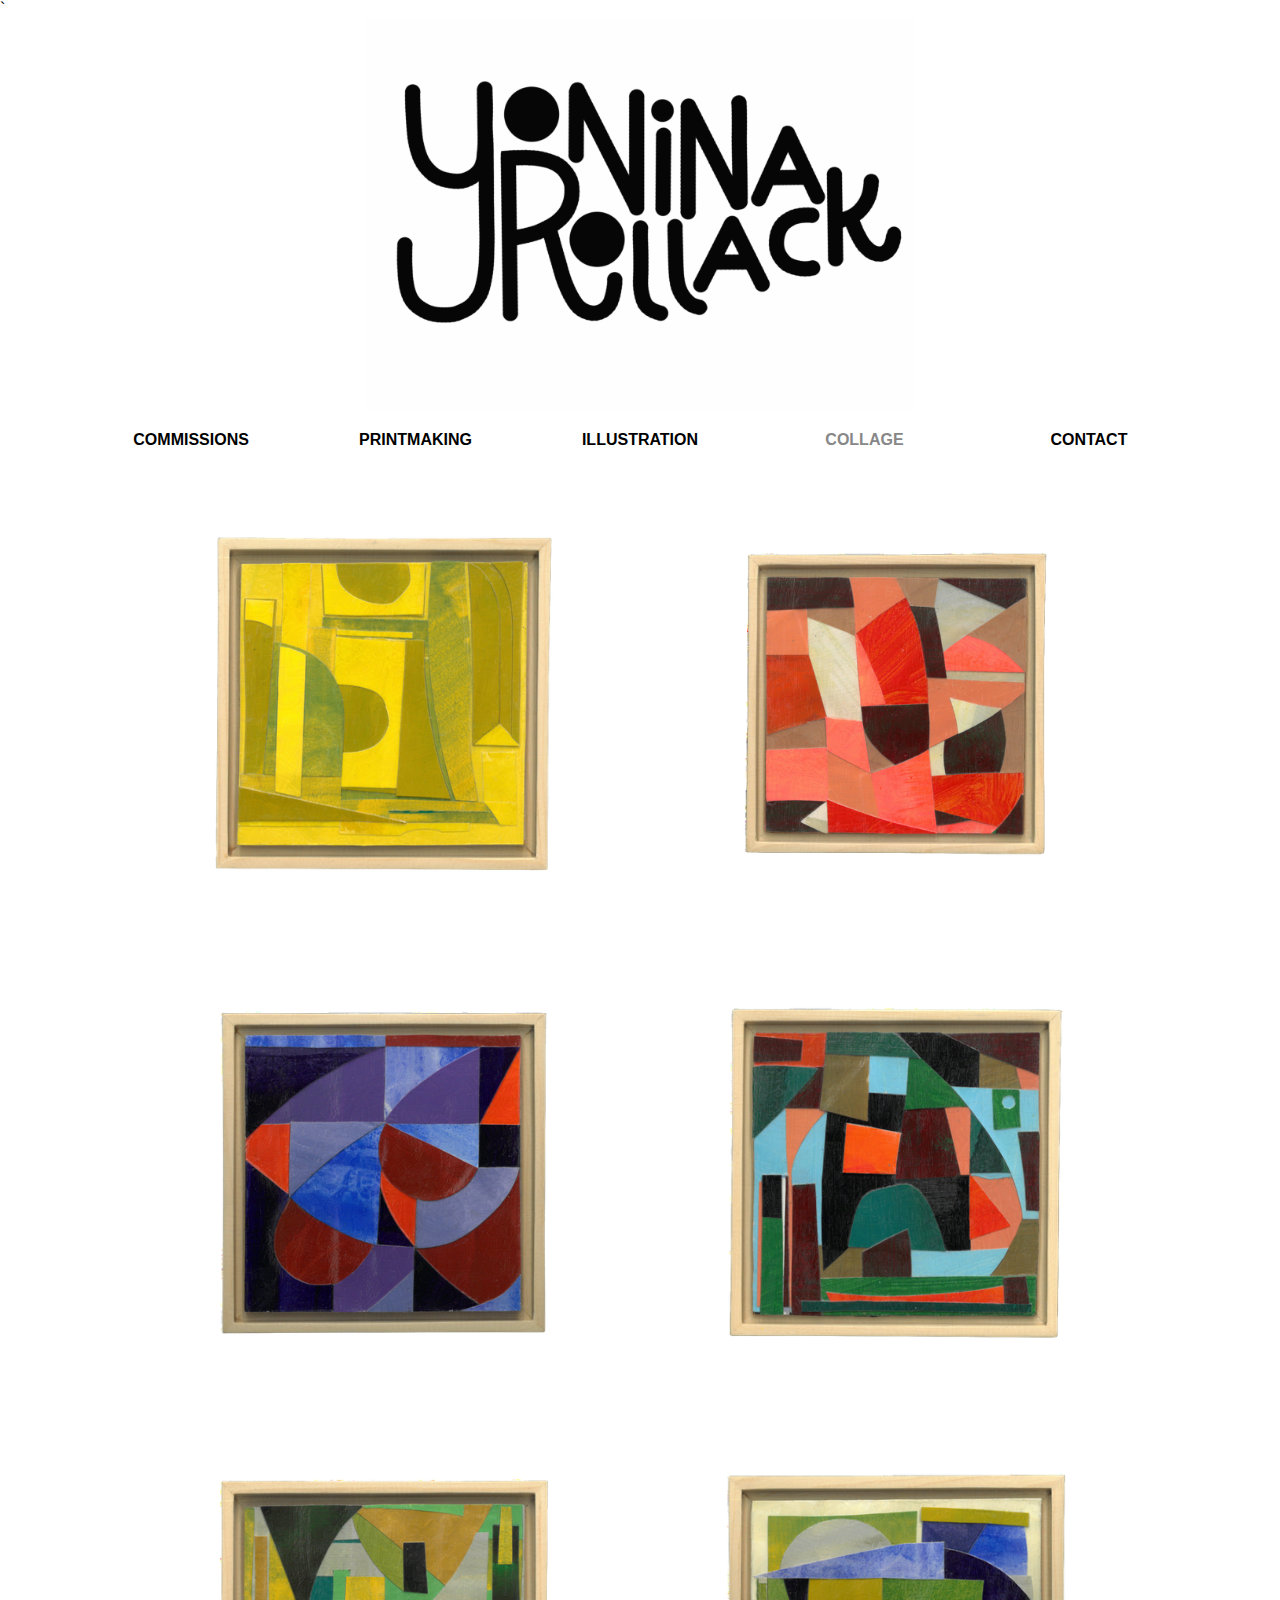
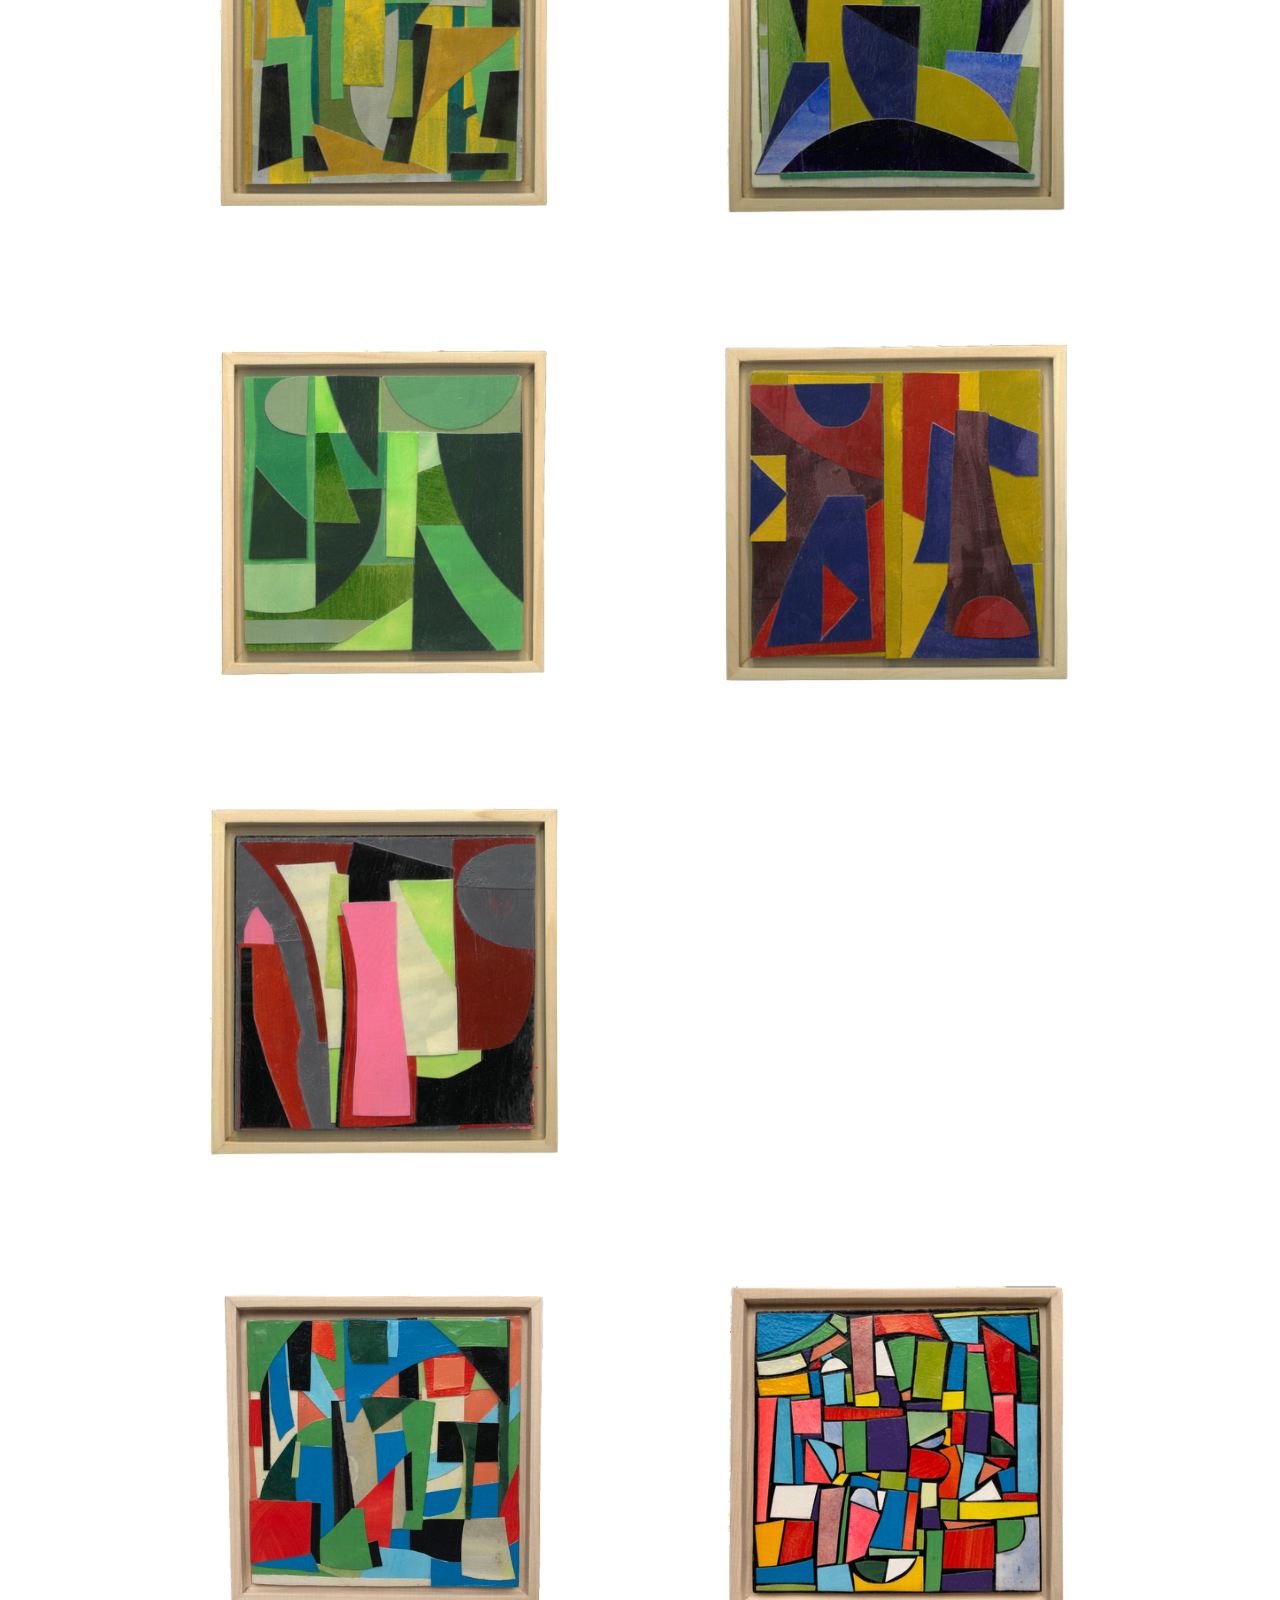
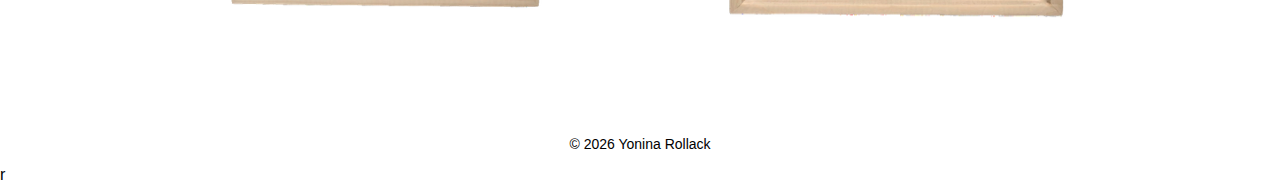
<file: Collage.html>
<!DOCTYPE html>
<html>
<head>
<meta name="viewport" content="width=device-width, initial-scale=1">
<!-- header CSS stylesheet reference -->
<link rel="stylesheet" type= "text/css" href="css/style.css" />
`
<!-- modal grid CSS stylesheet reference -->
<link rel="stylesheet" type= "text/css" href="css/modal_image_grid_style.css" />
</head>

<body>
<a href = "index.html" > <img class = "center-header-YR" src=  "portfolio/reducedSize_gz/Logo_GIF.gif"    > </a>

<div id="menu">
  <header>
      <ul>
        <li><a  href="Commissions.html">COMMISSIONS</a></li>
        <li><a href="Printmaking.html">PRINTMAKING</a></li>
        <li><a  href="Illustration.html">ILLUSTRATION</a></li>
        <li><a  class = "active" href="Collage.html">COLLAGE</a></li>
        <li><a href="Contact.html">CONTACT</a></li>
      </ul>
  </header>
</div>


<div class="row"> 

  <!-- Group Break -->
  
  <div class="leftcolumn">
    <img class="myImg" src= "portfolio/thumb_gz/added_work_2024-05-17/Collage/trnsp_border/Bask.png" data-fullsize-src="portfolio/reducedSize_gz/added_work_2024-05-17/Collage/trnsp_border/Bask.png"  alt="<i>Bask</i> </br> handmade collage, 2024">
    <img class="myImg" src= "portfolio/thumb_gz/added_work_2024-05-17/Collage/trnsp_border/Iris.png" data-fullsize-src="portfolio/reducedSize_gz/added_work_2024-05-17/Collage/trnsp_border/Iris.png"  alt="<i>Iris</i> </br> handmade collage, 2024">
    <img class="myImg" src= "portfolio/thumb_gz/added_work_2024-05-17/Collage/trnsp_border/Jurassic.png" data-fullsize-src="portfolio/reducedSize_gz/added_work_2024-05-17/Collage/trnsp_border/Jurassic.png"  alt="<i>Jurassic</i> </br> handmade collage, 2024">
    <img class="myImg" src= "portfolio/thumb_gz/added_work_2024-05-17/Collage/trnsp_border/Midori.png" data-fullsize-src="portfolio/reducedSize_gz/added_work_2024-05-17/Collage/trnsp_border/Midori.png"  alt="<i>Midori</i> </br> handmade collage, 2024">
    <img class="myImg" src= "portfolio/thumb_gz/added_work_2024-05-17/Collage/trnsp_border/Chasm.png" data-fullsize-src="portfolio/reducedSize_gz/added_work_2024-05-17/Collage/trnsp_border/Chasm.png"  alt="<i>Chasm</i> </br> handmade collage, 2024">
  </div>
    
  <div class="rightcolumn">
    <img class="myImg" src= "portfolio/thumb_gz/added_work_2024-05-17/Collage/trnsp_border/Spice.png" data-fullsize-src="portfolio/reducedSize_gz/added_work_2024-05-17/Collage/trnsp_border/Spice.png"  alt="<i>Spice</i> </br> handmade collage, 2024">
    <img class="myImg" src= "portfolio/thumb_gz/added_work_2024-05-17/Collage/trnsp_border/Terrarium.png" data-fullsize-src="portfolio/reducedSize_gz/added_work_2024-05-17/Collage/trnsp_border/Terrarium.png"  alt="<i>Terrarium</i> </br> handmade collage, 2024">
    <img class="myImg" src= "portfolio/thumb_gz/added_work_2024-05-17/Collage/trnsp_border/Vista.png" data-fullsize-src="portfolio/reducedSize_gz/added_work_2024-05-17/Collage/trnsp_border/Vista.png"  alt="<i>Vista</i> </br> handmade collage, 2024">
    <img class="myImg" src= "portfolio/thumb_gz/added_work_2024-05-17/Collage/trnsp_border/Walk.png" data-fullsize-src="portfolio/reducedSize_gz/added_work_2024-05-17/Collage/trnsp_border/Walk.png"  alt="<i>Walk</i> </br> handmade collage, 2024">
  </div>  

<!-- Group Break -->
<div class="leftcolumn">
  <img class="myImg" src= "portfolio/thumb_gz/added_work_2024-05-17/Collage/trnsp_border/Sanctuary.png" data-fullsize-src="portfolio/reducedSize_gz/added_work_2024-05-17/Collage/trnsp_border/Sanctuary.png"  alt="<i>Sanctuary</i> </br> handmade collage, 2024">
</div>
  
<div class="rightcolumn">
  <img class="myImg" src= "portfolio/thumb_gz/added_work_2024-05-17/Collage/trnsp_border/Tetris.png" data-fullsize-src="portfolio/reducedSize_gz/added_work_2024-05-17/Collage/trnsp_border/Tetris.png"  alt="<i>Tetris</i> </br> handmade collage, 2024">

</div>  




</div>

<!-- The Modal -->
<div id="myModal" class="modal">

  <!-- The Close Button -->
  <span class="close" onclick="document.getElementById('myModal').style.display='none'">&times;</span>

  <!-- Modal Content (The Image) -->
  <img class="modal-content" id="img01">

  <!-- Modal Caption (Image Text) -->
  <div id="caption"></div>
</div>

<script type="text/javascript" src="js/modal.js"></script>

</br>
</br>

<footer>
  <p class = "copyright">
      &#169; <span id="currentYear"></span> Yonina Rollack
  </p>
</footer>

<script>
  document.getElementById('currentYear').textContent = new Date().getFullYear();
</script>


</body>r
</file>
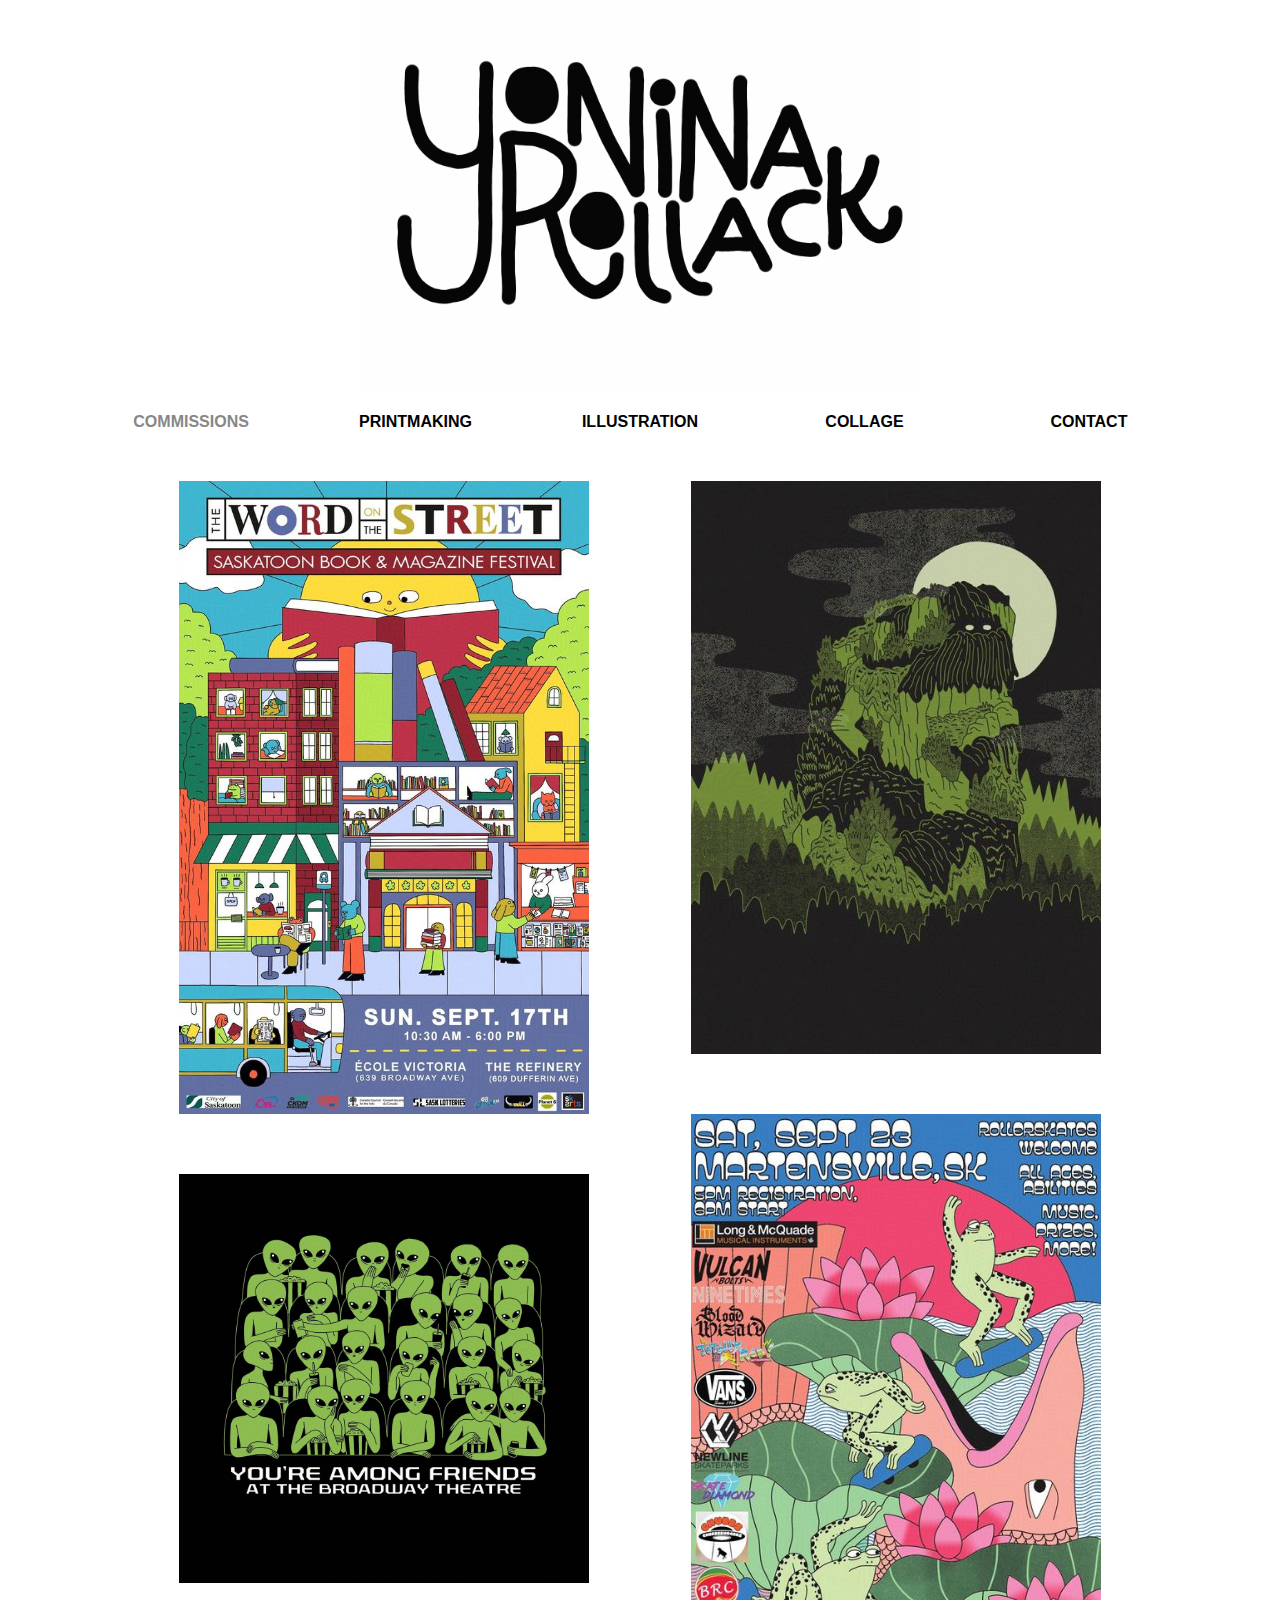
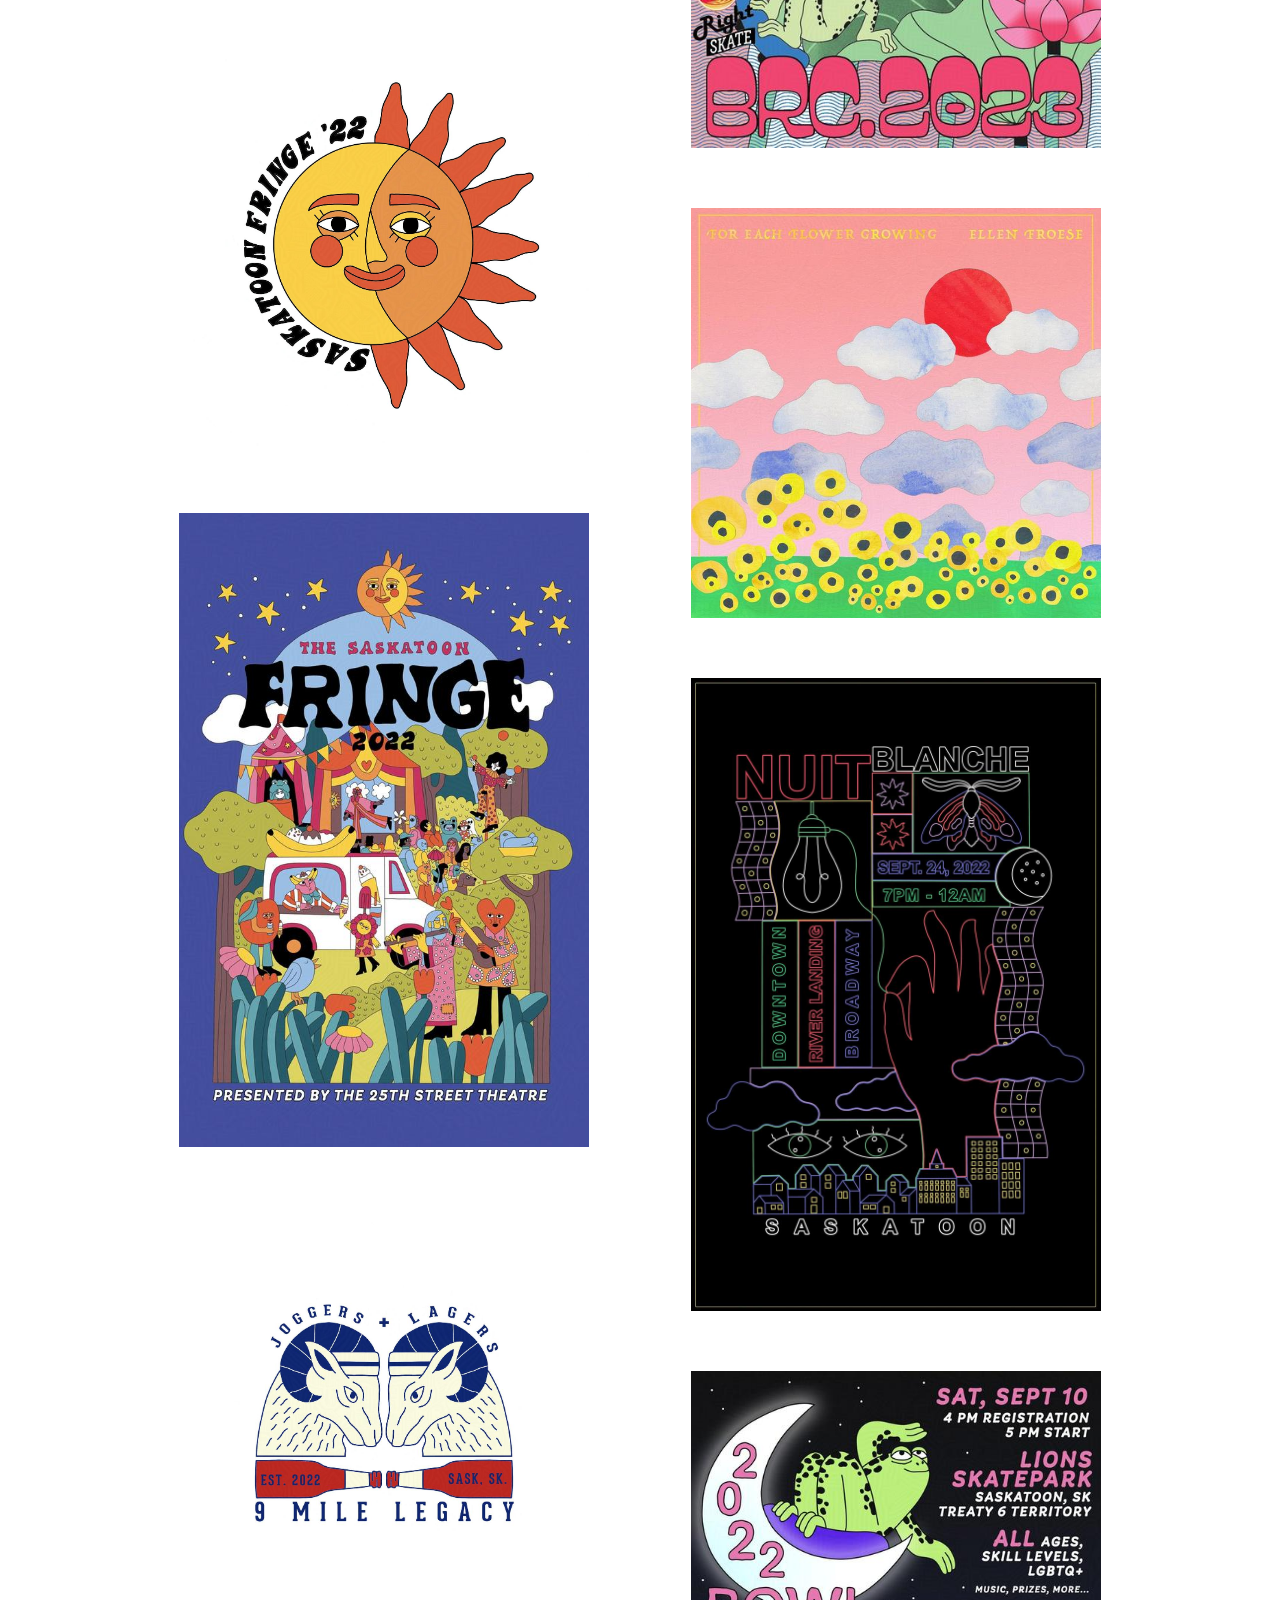
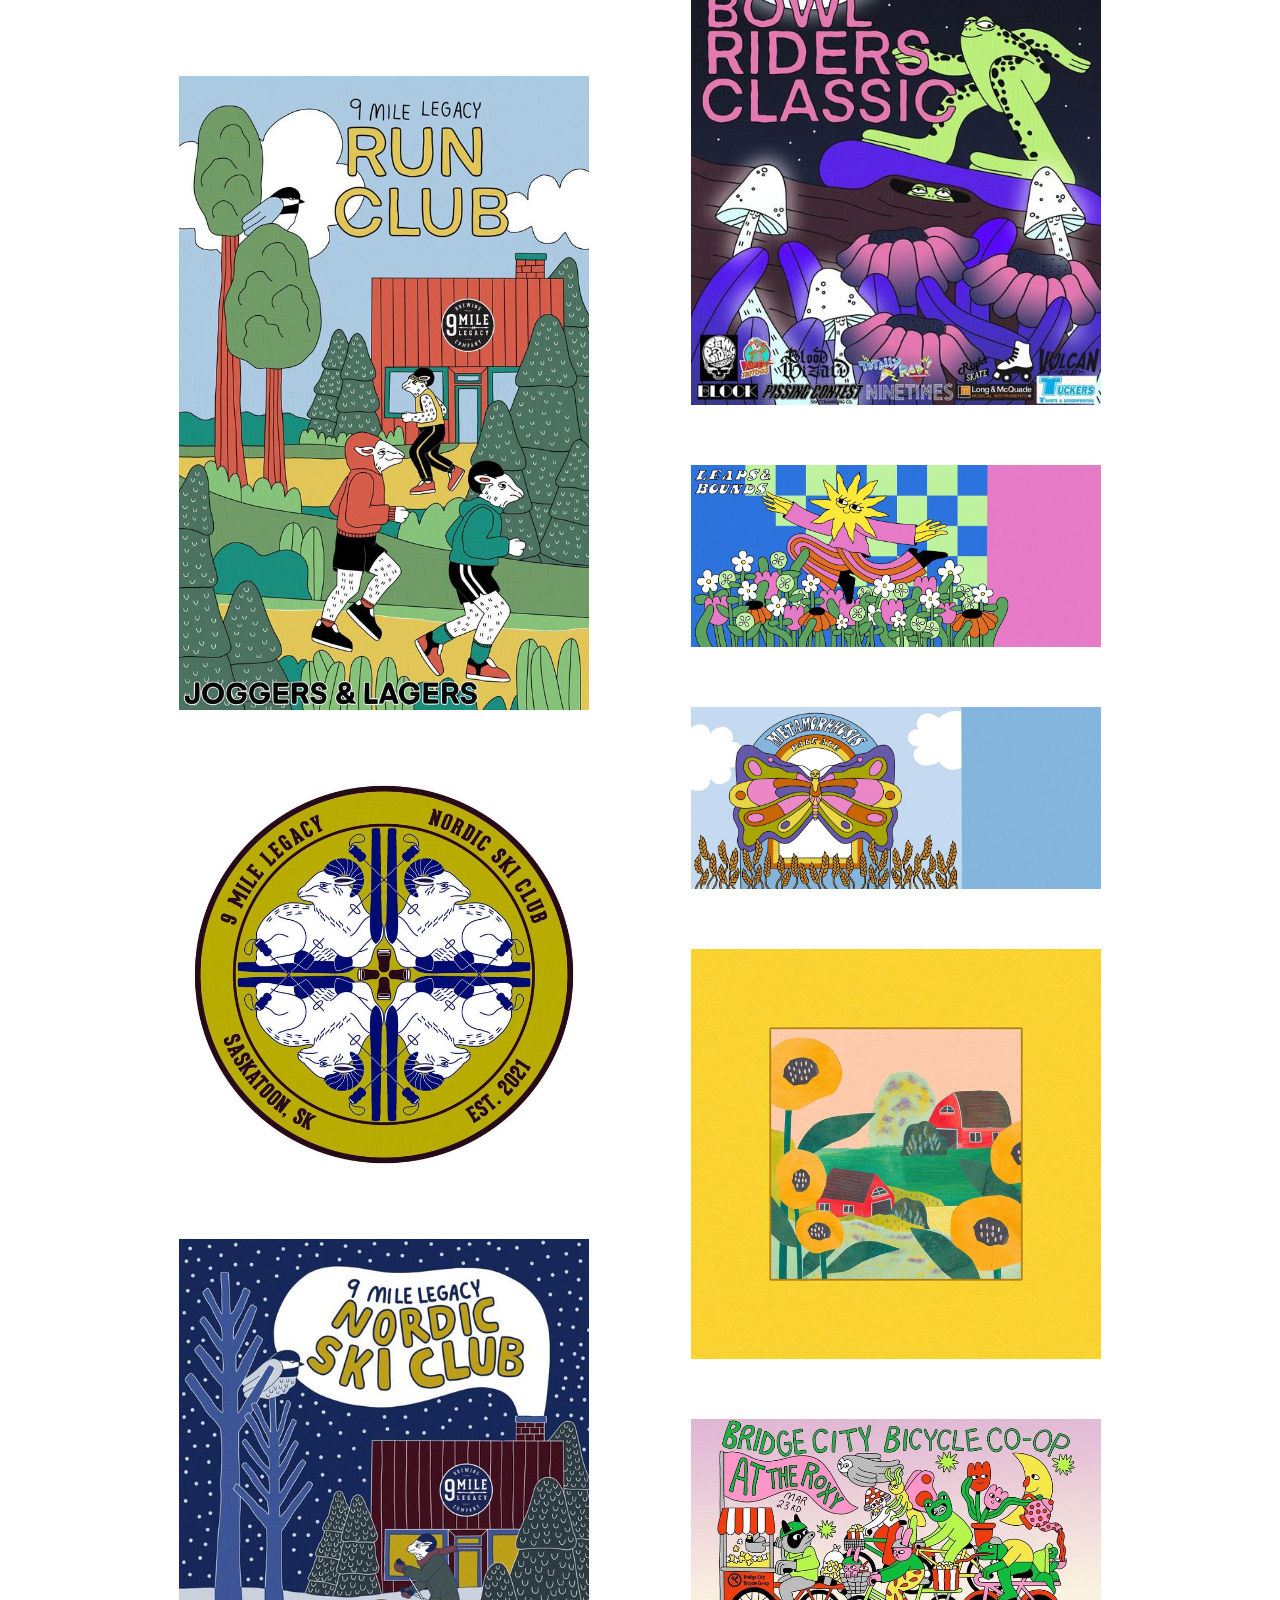
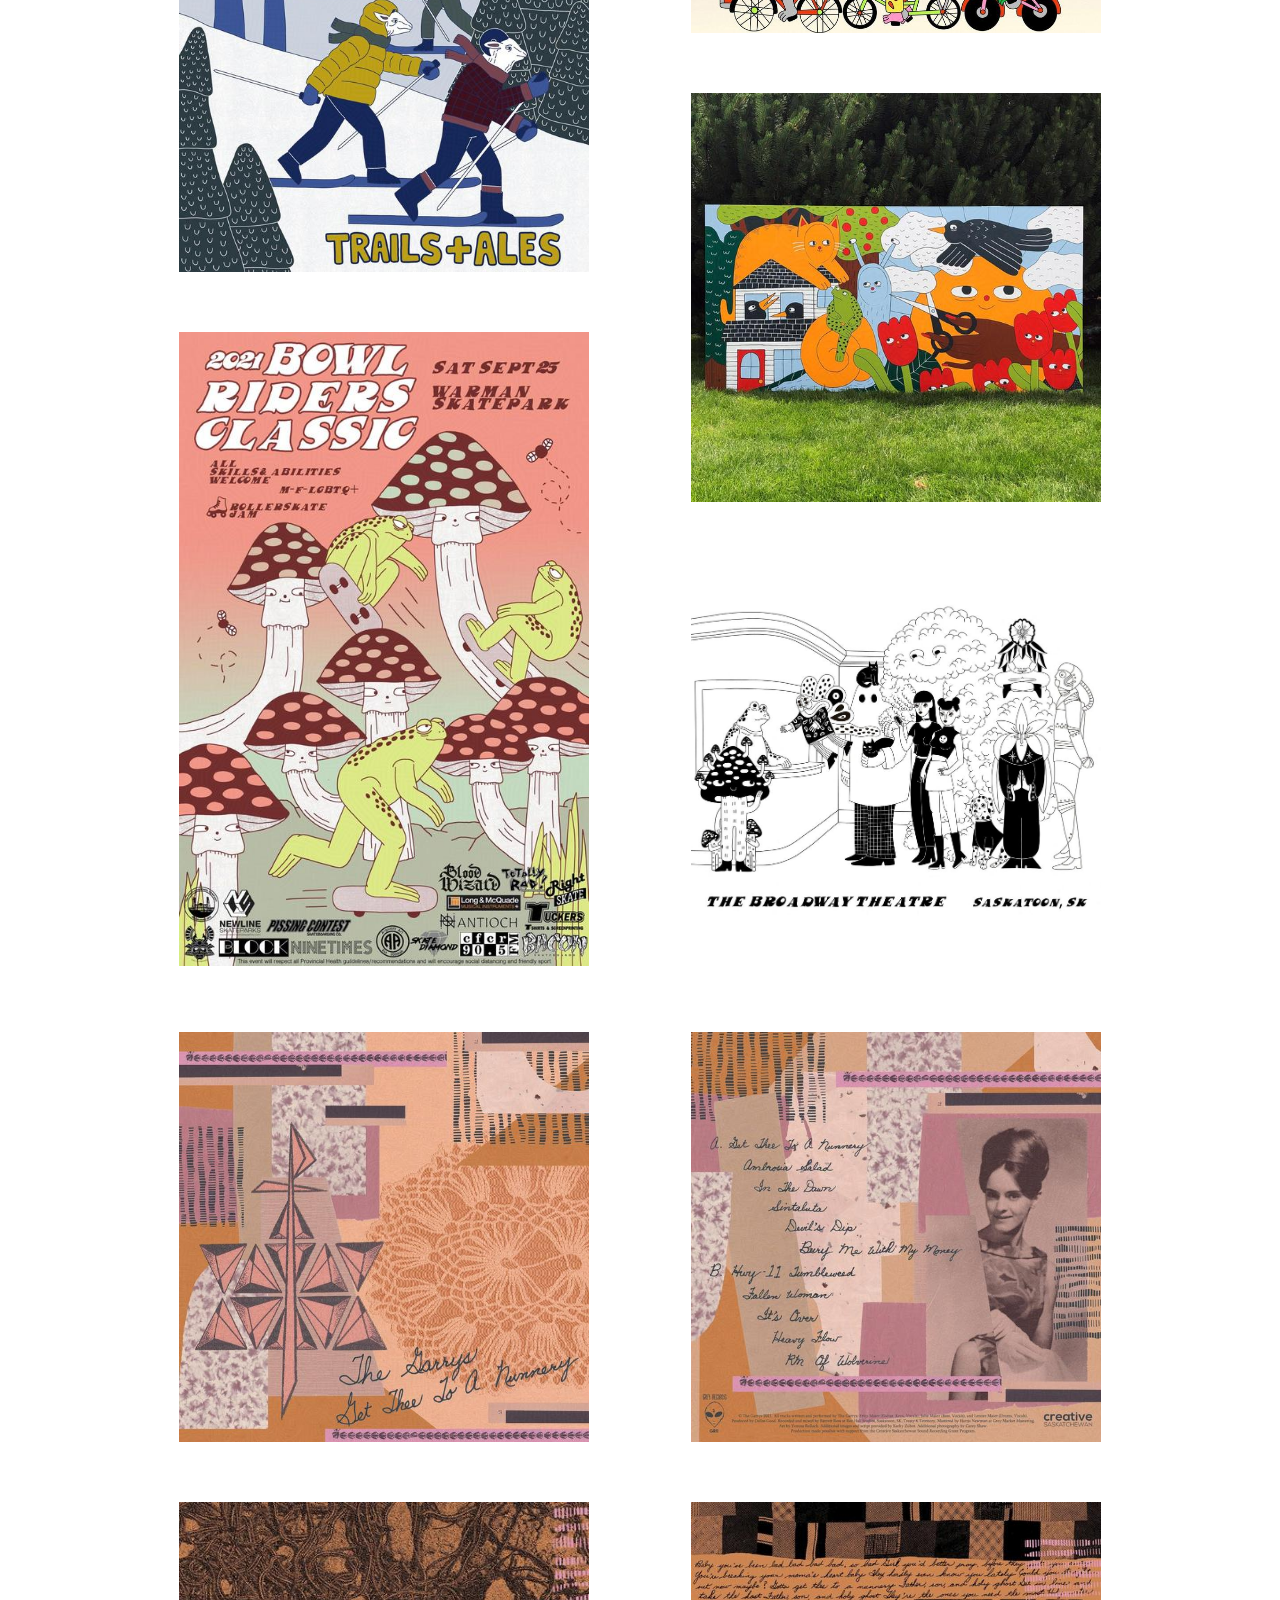
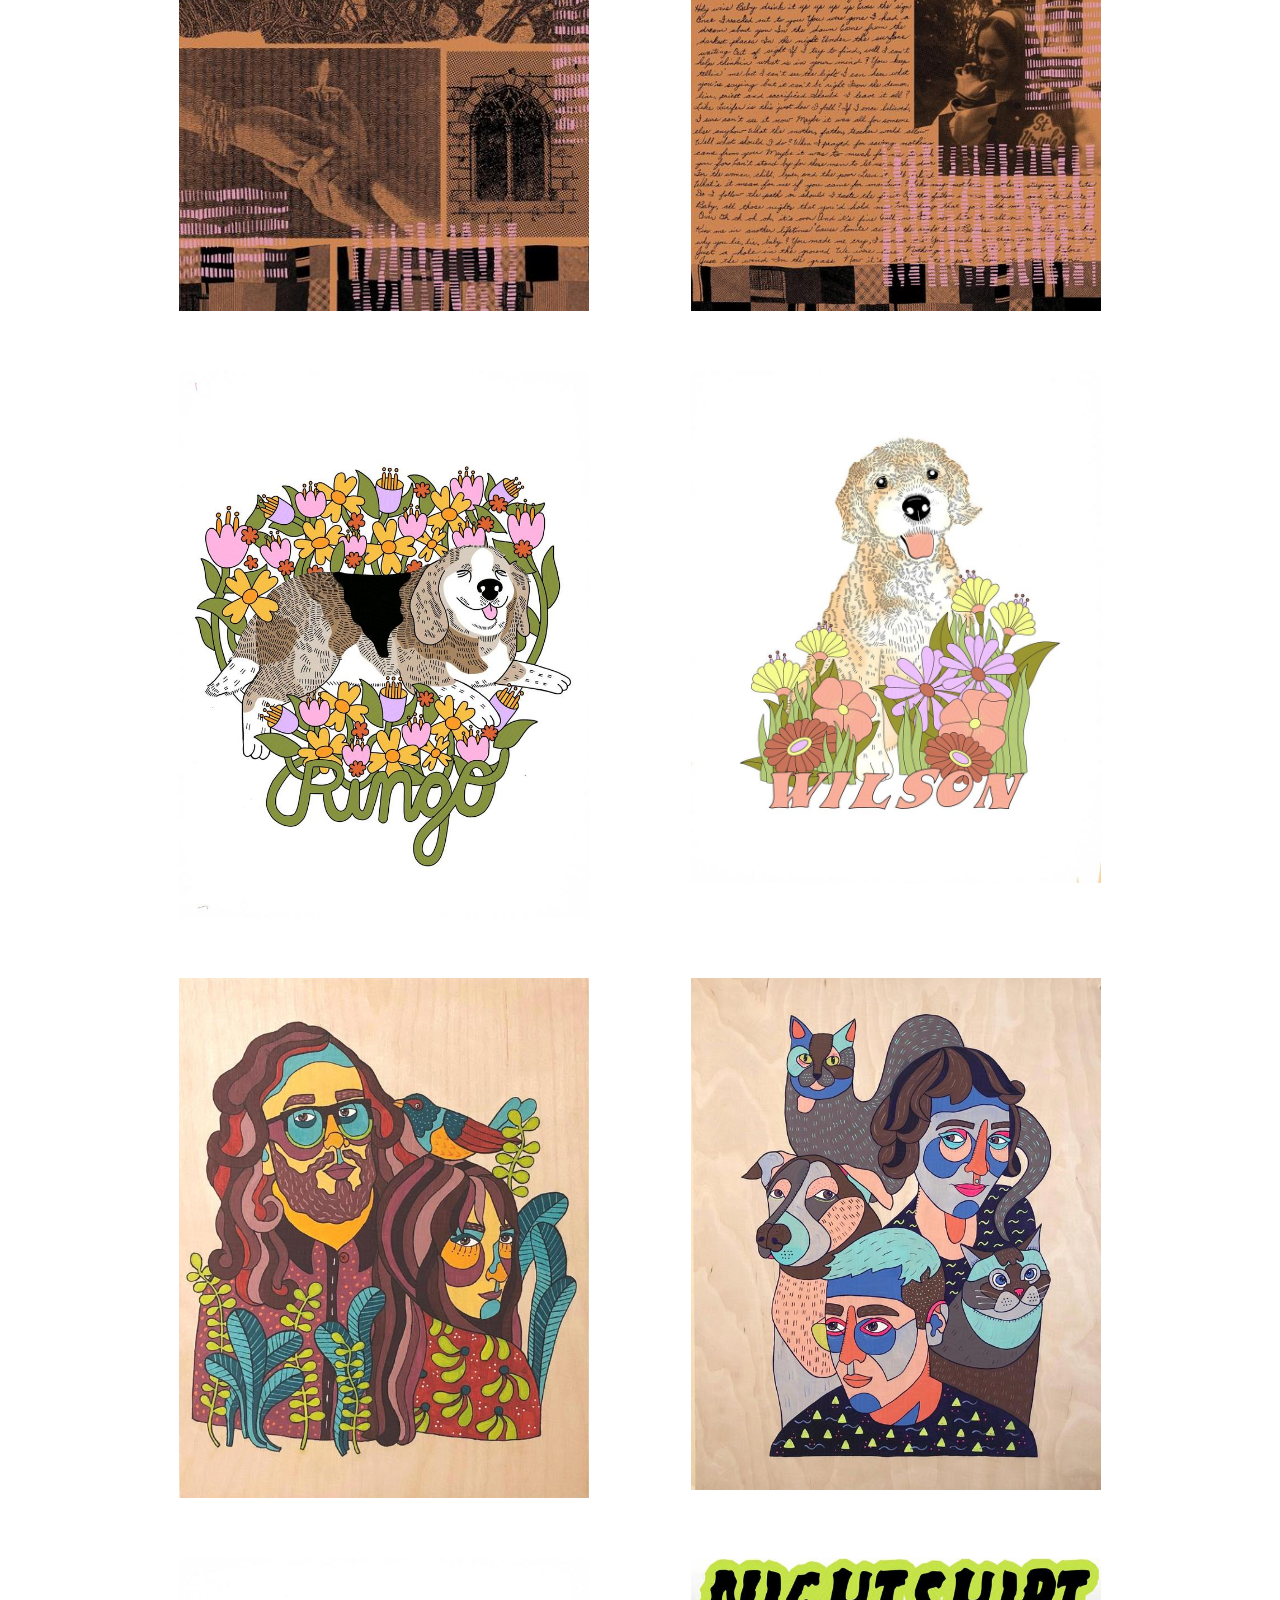
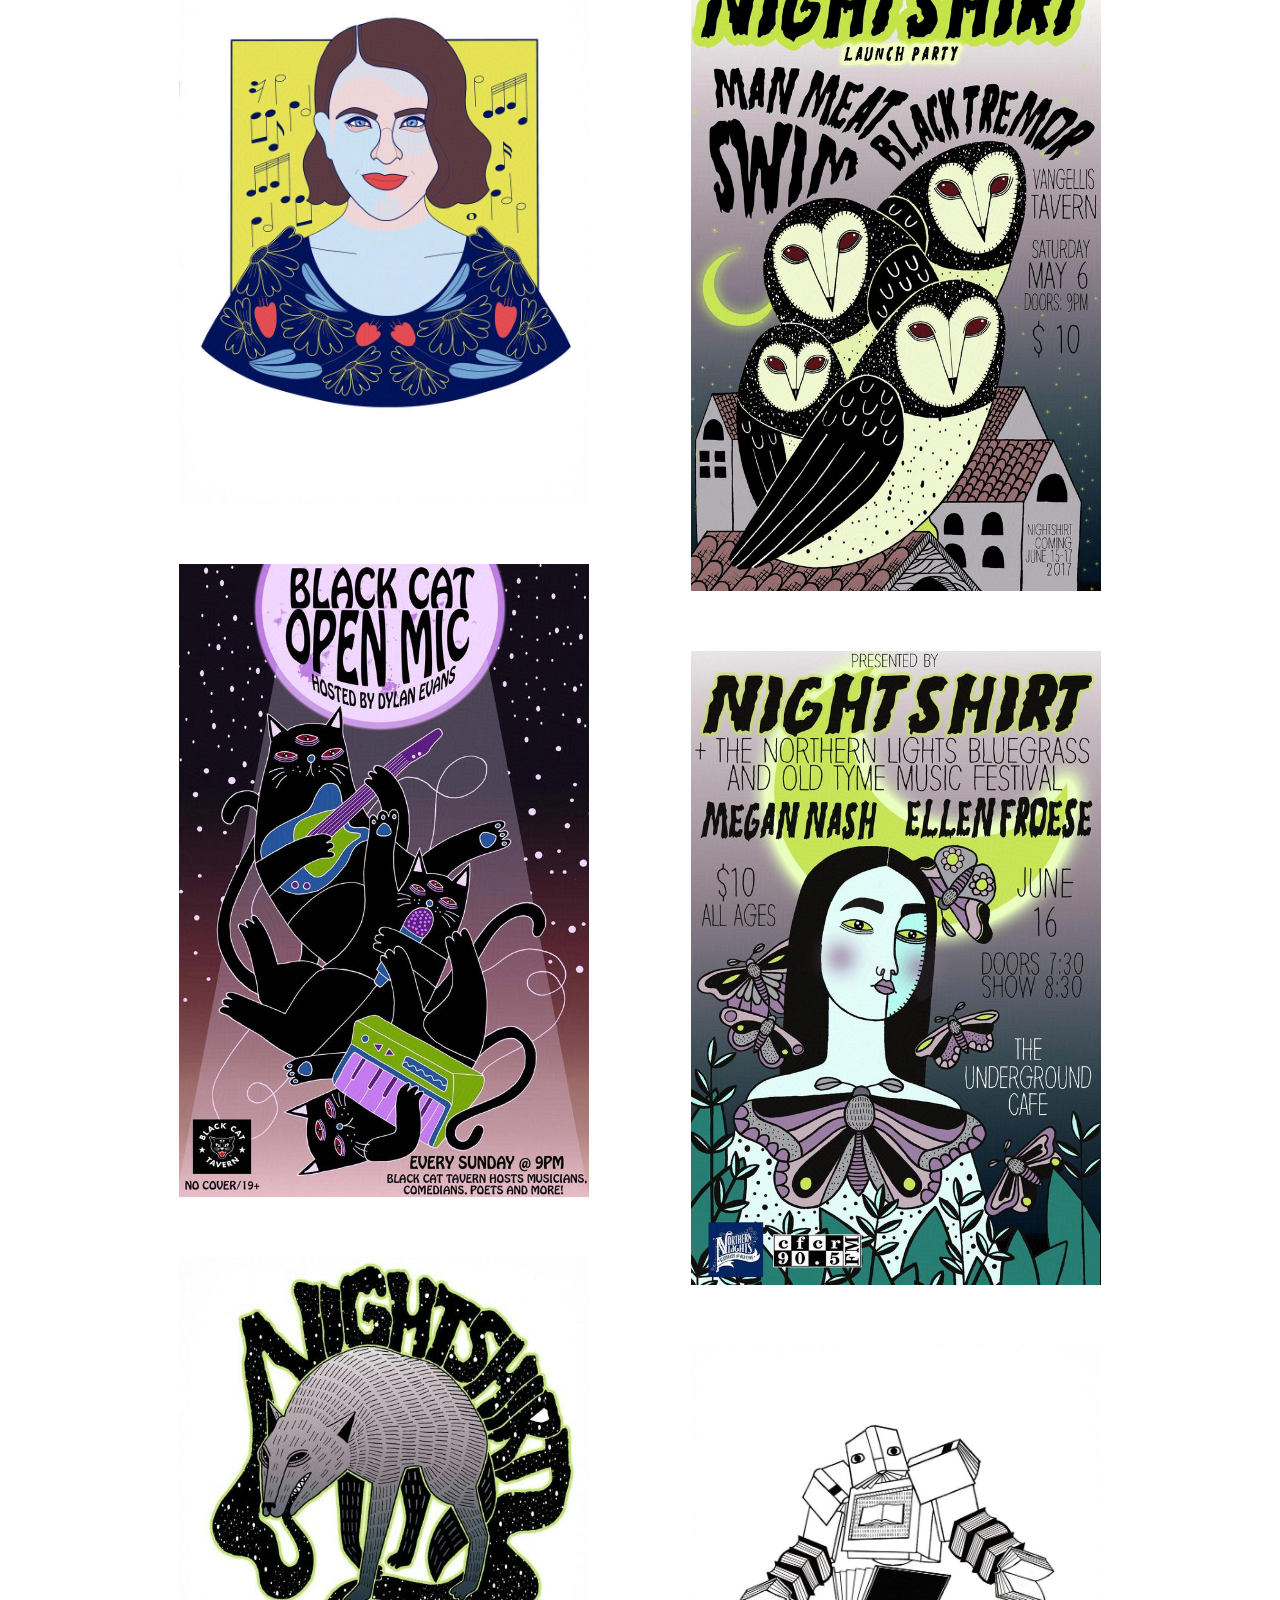
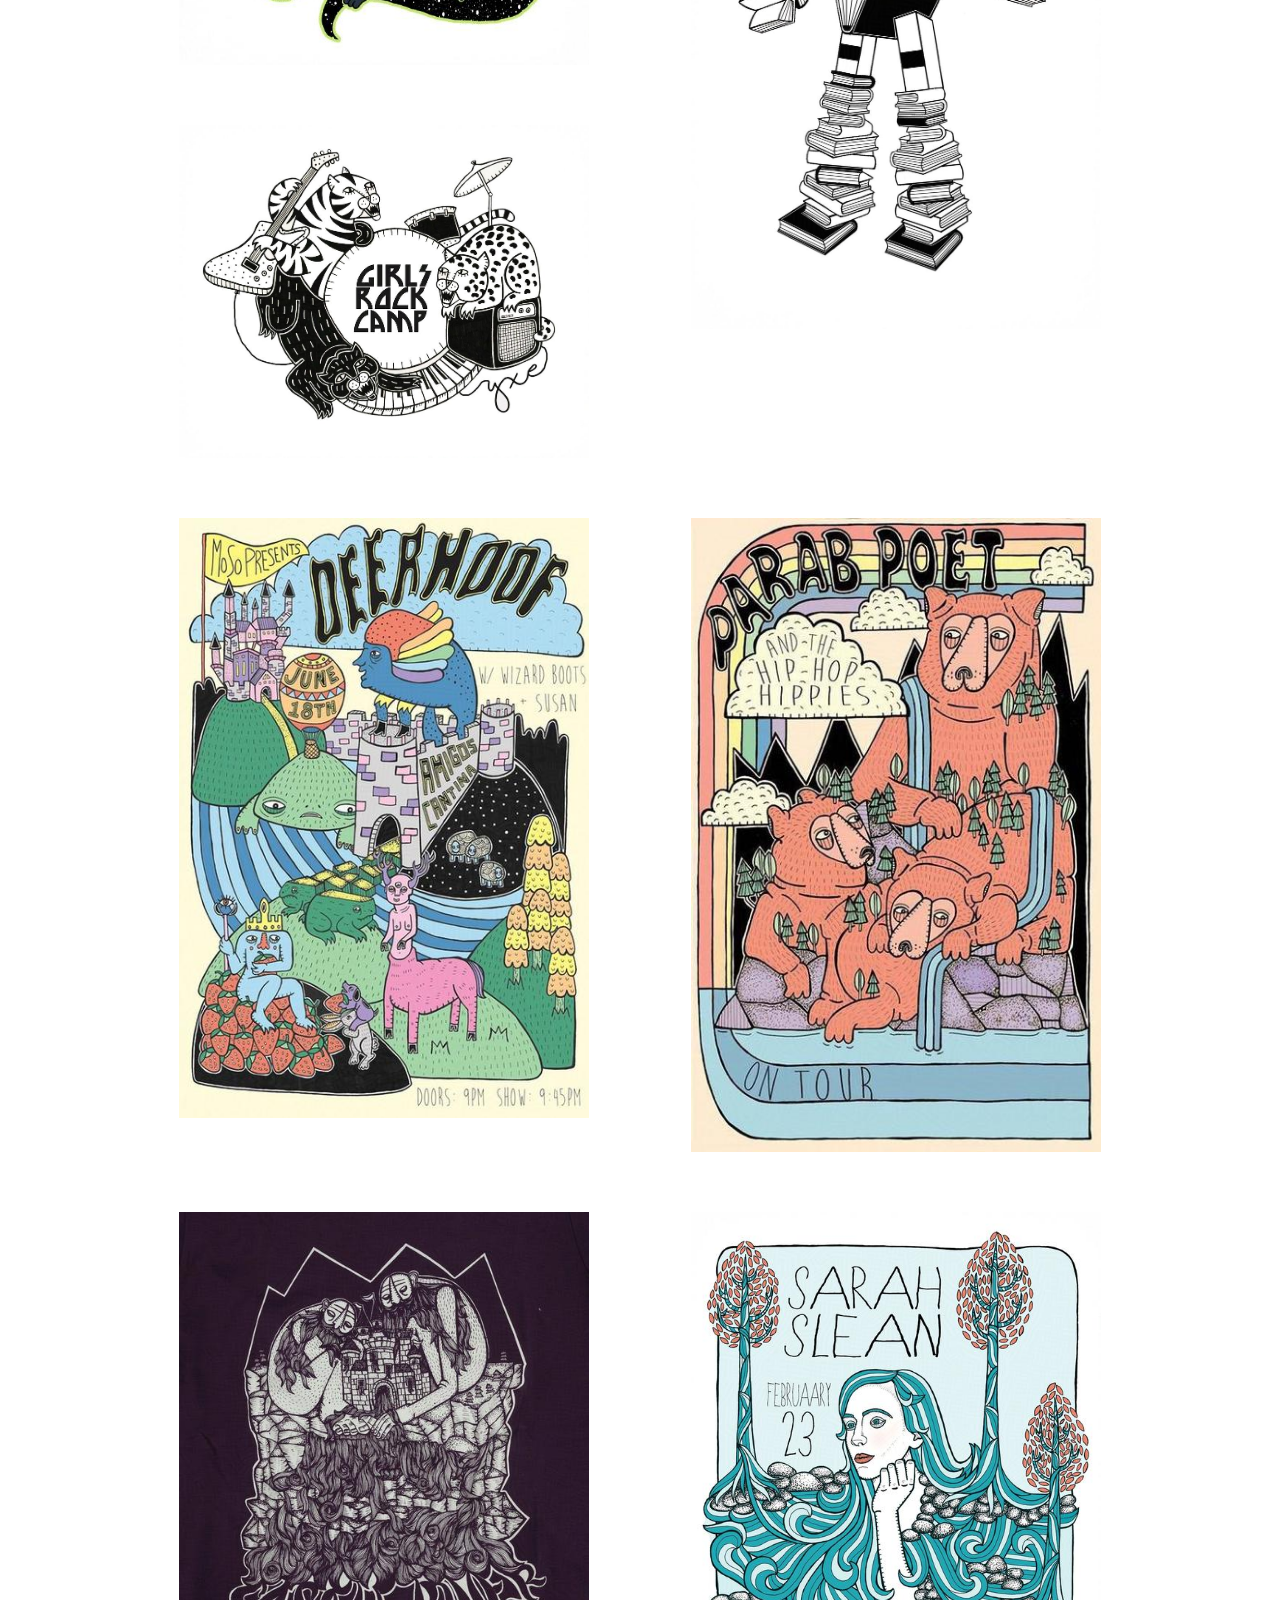
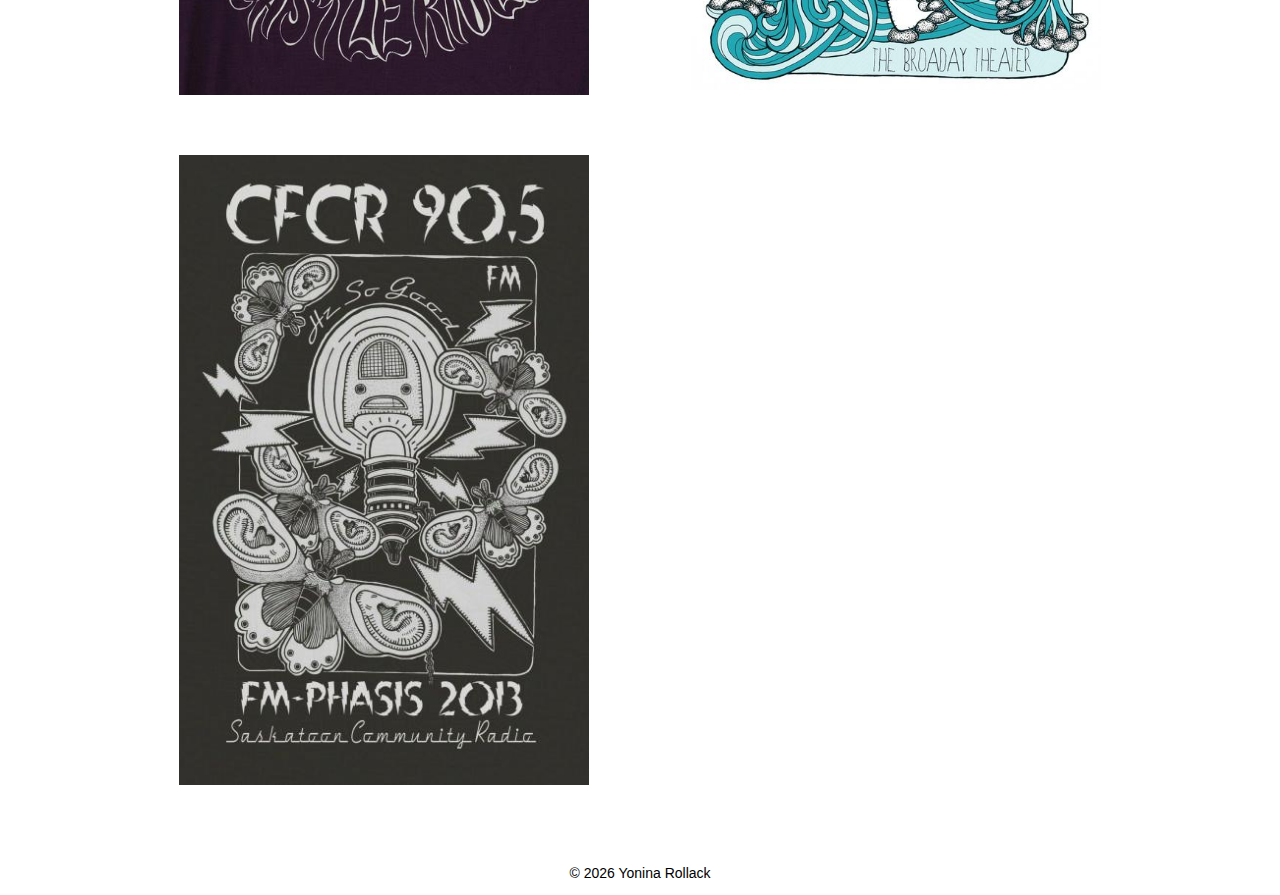
<file: Commissions.html>
<!DOCTYPE html>
<html>
<head>
<meta name="viewport" content="width=device-width, initial-scale=1">
<!-- header CSS stylesheet reference -->
<link rel="stylesheet" type= "text/css" href="css/style.css" />

<!-- modal grid CSS stylesheet reference -->
<link rel="stylesheet" type= "text/css" href="css/modal_image_grid_style.css" />


</head>

<body>
<a href = "index.html" > <img class = "center-header-YR" src=  "portfolio/reducedSize_gz/Logo_GIF.gif"    > </a>

<div id="menu">
  <header>
      <ul>
        <li><a class = "active" href="Commissions.html">COMMISSIONS</a></li>
        <li><a  href="Printmaking.html">PRINTMAKING</a></li>
        <li><a href="Illustration.html">ILLUSTRATION</a></li>
        <li><a  href="Collage.html">COLLAGE</a></li>
        <li><a href="Contact.html">CONTACT</a></li>
      </ul>
  </header>

  <div class="row">
    <!-- Group Break -->
    <div class="leftcolumn">
      <img class="myImg" src="portfolio/thumb_gz/added_work_2024-05-17/Commissions/WOTS2023.jpg" data-fullsize-src="portfolio/reducedSize_gz/added_work_2024-05-17/Commissions/WOTS2023.jpg" alt="<i>poster, Word on the Street Festival Saskatoon, 2023</i>">
      <img class="myImg" src="portfolio/thumb_gz/added_work_2024-05-17/Commissions/Bway30.jpg" data-fullsize-src="portfolio/reducedSize_gz/added_work_2024-05-17/Commissions/Bway30.jpg" alt="<i>shirt design, Broadway Theatre Saskatoon, 2023</i>">
      <img class="myImg" src="portfolio/thumb_gz/added_work_2024-05-17/Commissions/FringePin_2022.jpg" data-fullsize-src="portfolio/reducedSize_gz/added_work_2024-05-17/Commissions/FringePin_2022.jpg" alt="<i>enamel pin, Fringe Festival Saskatoon, 2022</i>">
      <img class="myImg" src="portfolio/thumb_gz/added_work_2024-05-17/Commissions/Fringe2.jpg" data-fullsize-src="portfolio/reducedSize_gz/added_work_2024-05-17/Commissions/Fringe2.jpg" alt="<i>poster, Saskatoon Fringe Festival, 2022</i>">
      <img class="myImg" src="portfolio/thumb_gz/added_work_2024-05-17/Commissions/9ML Run Club_sticker_2022.jpg" data-fullsize-src="portfolio/reducedSize_gz/added_work_2024-05-17/Commissions/9ML Run Club_sticker_2022.jpg" alt="<i>sticker design, 9 Mile Legacy, 2022</i>">
      <img class="myImg" src="portfolio/thumb_gz/added_work_2024-05-17/Commissions/9mlRunClub.jpg" data-fullsize-src="portfolio/reducedSize_gz/added_work_2024-05-17/Commissions/9mlRunClub.jpg" alt="<i>poster, 9 Mile Legacy, 2022</i>">
      <img class="myImg" src="portfolio/thumb_gz/added_work_2024-05-17/Commissions/NordicSkiClubPatch.jpg" data-fullsize-src="portfolio/reducedSize_gz/added_work_2024-05-17/Commissions/NordicSkiClubPatch.jpg" alt="<i>sticker design, 9 Mile Legacy, 2021</i>">
      <img class="myImg" src="portfolio/thumb_gz/added_work_2024-05-17/Commissions/9mlNordicSkyClub.jpg" data-fullsize-src="portfolio/reducedSize_gz/added_work_2024-05-17/Commissions/9mlNordicSkyClub.jpg" alt="<i>poster, 9 Mile Legacy, 2021</i>">
      <img class="myImg" src="portfolio/thumb_gz/added_work_2021-10-11/Comissioned_Work/BRCposter.jpg" data-fullsize-src="portfolio/reducedSize_gz/added_work_2021-10-11/Comissioned_Work/BRCposter.jpg" alt="<i>shirt design, The Broadway Theatre, Saskatoon, 2020</i>">



    </div>
    <div class="rightcolumn">
      <img class="myImg" src="portfolio/thumb_gz/added_work_2024-05-17/Commissions/StormBlowsOver.jpg" data-fullsize-src="portfolio/reducedSize_gz/added_work_2024-05-17/Commissions/StormBlowsOver.jpg" alt="<i>book cover, A Storm Blows Over (film prop), 2023</i>">
      <img class="myImg" src="portfolio/thumb_gz/added_work_2024-05-17/Commissions/BRC23.jpg" data-fullsize-src="portfolio/reducedSize_gz/added_work_2024-05-17/Commissions/BRC23.jpg" alt="<i>poster, Bowl Riders Classic, 2023</i>">
      <img class="myImg" src="portfolio/thumb_gz/added_work_2024-05-17/Commissions/ForEachFlowerGrowing.jpg" data-fullsize-src="portfolio/reducedSize_gz/added_work_2024-05-17/Commissions/ForEachFlowerGrowing.jpg" alt="<i>album cover, Ellen Froese, 2022</i>">
      <img class="myImg" src="portfolio/thumb_gz/added_work_2024-05-17/Commissions/NuitBlanche.jpg" data-fullsize-src="portfolio/reducedSize_gz/added_work_2024-05-17/Commissions/NuitBlanche.jpg" alt="<i>poster, Nuit Blanche Saskatoon, 2022</i>">
      <img class="myImg" src="portfolio/thumb_gz/added_work_2024-05-17/Commissions/BowlRidersClassic_poster_2022.jpg" data-fullsize-src="portfolio/reducedSize_gz/added_work_2024-05-17/Commissions/BowlRidersClassic_poster_2022.jpg" alt="<i>poster, Bowl Riders Classic, 2022</i>">
      <img class="myImg" src="portfolio/thumb_gz/added_work_2024-05-17/Commissions/LeapsandBounds.jpg" data-fullsize-src="portfolio/reducedSize_gz/added_work_2024-05-17/Commissions/LeapsandBounds.jpg" alt="<i>can label, 9 Mile Legacy, 2022</i>">
      <img class="myImg" src="portfolio/thumb_gz/added_work_2024-05-17/Commissions/Metamorphosis.jpg" data-fullsize-src="portfolio/reducedSize_gz/added_work_2024-05-17/Commissions/Metamorphosis.jpg" alt="<i>can label, 9 Mile Legacy, 2022</i>">
      <img class="myImg" src="portfolio/thumb_gz/added_work_2024-05-17/Commissions/IntheSunEllenFroese.jpg" data-fullsize-src="portfolio/reducedSize_gz/added_work_2024-05-17/Commissions/IntheSunEllenFroese.jpg" alt="<i>album art, Ellen Froese, 2021</i>">
      <img class="myImg" src="portfolio/thumb_gz/added_work_2024-05-17/Commissions/FBw_logo+title.jpg" data-fullsize-src="portfolio/reducedSize_gz/added_work_2024-05-17/Commissions/FBw_logo+title.jpg" alt="<i>illustration, Bridge City Bicyle Coop, 2022</i>">
      <img class="myImg" src="portfolio/thumb_gz/added_work_2021-10-11/Comissioned_Work/TheJunction copy.jpg" data-fullsize-src="portfolio/reducedSize_gz/added_work_2021-10-11/Comissioned_Work/TheJunction copy.jpg" alt="<i>hand-painted sign, The Junction, Regina, 2021</i>">
      <img class="myImg" src="portfolio/thumb_gz/added_work_2021-10-11/Comissioned_Work/BroadwayTheatre.jpg" data-fullsize-src="portfolio/reducedSize_gz/added_work_2021-10-11/Comissioned_Work/BroadwayTheatre.jpg" alt="<i>shirt design, The Broadway Theatre, Saskatoon, 2020</i>">
    </div> 
    
          
           <div class="leftcolumn">
            
    
          </div>
          <div class="rightcolumn">
          </div> 
           <div class="leftcolumn">
            
    
          </div>
          <div class="rightcolumn">
           
          </div> 
           <div class="leftcolumn">
           
          </div>
          <div class="rightcolumn">

          </div> 
       <div class="leftcolumn">

      </div>
      <div class="rightcolumn">

      </div> 
    <div class="leftcolumn">

    </div>
    <div class="rightcolumn">
    
      
    </div> 
       <!-- Group Break -->
       <div class="leftcolumn">
        

      </div>
      <div class="rightcolumn">
  
      </div> 

    <!-- Group Break -->
      <div class="leftcolumn">
  
      </div>
      
      <div class="rightcolumn">
        
      </div>  
    
    <!-- Group Break -->
      <div class="leftcolumn">
        <img class="myImg" src="portfolio/thumb_gz/added_work_2021-10-11/get-thee-front-cover.jpg" data-fullsize-src="portfolio/reducedSize_gz/added_work_2021-10-11/get-thee-front-cover.jpg" alt="<i>album art (front cover), The Garrys - Get Thee to a Nunnery, 2021</i>">
        <img class="myImg" src="portfolio/thumb_gz/added_work_2021-10-11/get-thee-insert-front.jpg" data-fullsize-src="portfolio/reducedSize_gz/added_work_2021-10-11/get-thee-insert-front.jpg" alt="<i>album art (front insert), The Garrys - Get Thee to a Nunnery, 2021</i>">
      </div>
        
      <div class="rightcolumn">
        <img class="myImg" src="portfolio/thumb_gz/added_work_2021-10-11/get-thee-back-cover.jpg" data-fullsize-src="portfolio/reducedSize_gz/added_work_2021-10-11/get-thee-back-cover.jpg" alt="<i>album art (back cover), The Garrys - Get Thee to a Nunnery, 2021</i>">
        <img class="myImg" src="portfolio/thumb_gz/added_work_2021-10-11/get-thee-insert-back.jpg" data-fullsize-src="portfolio/reducedSize_gz/added_work_2021-10-11/get-thee-insert-back.jpg" alt="<i>album art (back insert), The Garrys - Get Thee to a Nunnery, 2021</i>">
      </div>  
       
    <!-- Group Break -->
      <div class="leftcolumn">
        <img class="myImg" src="portfolio/thumb_gz/added_work_2021-10-11/Comissioned_Work/Ringo.jpg" data-fullsize-src="portfolio/reducedSize_gz/added_work_2021-10-11/Comissioned_Work/Ringo.jpg" alt="<i>pet portrait, Ringo, 2021</i>">
      </div>
        
      <div class="rightcolumn">
         <img class="myImg" src="portfolio/thumb_gz/added_work_2021-10-11/Comissioned_Work/Wilson.jpg" data-fullsize-src="portfolio/reducedSize_gz/added_work_2021-10-11/Comissioned_Work/Wilson.jpg" alt="<i>pet portrait, Wilson, 2021</i>">
      </div>  
    
    <!-- Group Break -->
      <div class="leftcolumn">
        <img class="myImg" src="portfolio/thumb_gz/Commissions/Portrait2.jpg" data-fullsize-src="portfolio/reducedSize_gz/Commissions/Portrait2.jpg" alt="<i>Portrait</i> </br> portrait, gouache, 2018">
      </div>
      
      <div class="rightcolumn">
        <img class="myImg" src="portfolio/thumb_gz/Commissions/Potrait1.jpg" data-fullsize-src="portfolio/reducedSize_gz/Commissions/Potrait1.jpg" alt="<i>Portrait</i> </br> portrait, gouache, 2018">
      </div>  
    
    <!-- Group Break -->
      <div class="leftcolumn">
        <img class="myImg" src="portfolio/thumb_gz/Commissions/Jardena.jpg" data-fullsize-src="portfolio/reducedSize_gz/Commissions/Jardena.jpg" alt="portrait, 2019">
        <img class="myImg" src="portfolio/thumb_gz/Commissions/BlackCatOpenMic.jpg" data-fullsize-src="portfolio/reducedSize_gz/Commissions/BlackCatOpenMic.jpg" alt="poster, Black Cat Tavern, 2018">
        <img class="myImg" src="portfolio/thumb_gz/Commissions/NightshirtLogo_cropped.jpg" data-fullsize-src="portfolio/reducedSize_gz/Commissions/NightshirtLogo_cropped.jpg" alt="logo design, Nightshirt Festival, 2017">
        <img class="myImg" src="portfolio/thumb_gz/Commissions/GRC.jpg" data-fullsize-src="portfolio/reducedSize_gz/Commissions/GRC.jpg" alt="shirt design, Girls Rock Camp, Saskatoon, 2016">
      </div>
      
      <div class="rightcolumn">
        <img class="myImg" src="portfolio/thumb_gz/Commissions/Nightshirt.jpg" data-fullsize-src="portfolio/reducedSize_gz/Commissions/Nightshirt.jpg" alt="poster, Nightshirt Festival, 2017">
        <img class="myImg" src="portfolio/thumb_gz/Commissions/Nightshirt2.jpg" data-fullsize-src="portfolio/reducedSize_gz/Commissions/Nightshirt2.jpg" alt="poster, Nightshirt Festival, Saskatoon, 2017">
        <img class="myImg" src="portfolio/thumb_gz/Commissions/BOOKBOT.jpg" data-fullsize-src="portfolio/reducedSize_gz/Commissions/BOOKBOT.jpg" alt="illustration, Post Digital Book Arts Project, 2017">
      </div>  
    
    <!-- Group Break -->
      <div class="leftcolumn">
        <img class="myImg" src="portfolio/thumb_gz/Commissions/Deerhoof.jpg" data-fullsize-src="portfolio/reducedSize_gz/Commissions/Deerhoof.jpg" alt="poster, MoSoFest, Saskatoon, 2015">
      </div>
      
      <div class="rightcolumn">
        <img class="myImg" src="portfolio/thumb_gz/Commissions/ParabPoet.jpg" data-fullsize-src="portfolio/reducedSize_gz/Commissions/ParabPoet.jpg" alt="poster, Parab Poet, 2015">
      </div>  
           
    <!-- Group Break -->
      <div class="leftcolumn">
        <img class="myImg" src="portfolio/thumb_gz/Commissions/castleriver.jpg" data-fullsize-src="portfolio/reducedSize_gz/Commissions/castleriver.jpg" alt="t-shirt design, Castle River, 2010">
        <img class="myImg" src="portfolio/thumb_gz/Commissions/CFCR(FMPHASIS).jpg" data-fullsize-src="portfolio/reducedSize_gz/Commissions/CFCR(FMPHASIS).jpg" alt="shirt design, CFCR, Saskatoon, 2013">
      </div>
      
      <div class="rightcolumn">
        <img class="myImg" src="portfolio/thumb_gz/Commissions/sarahslean.jpg" data-fullsize-src="portfolio/reducedSize_gz/Commissions/sarahslean.jpg" alt="poster, Broadway Theater concert series, 2013">
      </div>  
    
    </div>
    

<!-- The Modal -->
<div id="myModal" class="modal">

  <!-- The Close Button -->
  <span class="close" onclick="document.getElementById('myModal').style.display='none'">&times;</span>

  <!-- Modal Content (The Image) -->
  <img class="modal-content" id="img01">

  <!-- Modal Caption (Image Text) -->
  <div id="caption"></div>
</div>


<script type="text/javascript" src="js/modal.js"></script>

</br>
</br>

<footer>
  <p class = "copyright">
      &#169; <span id="currentYear"></span> Yonina Rollack
  </p>
</footer>

<script>
  document.getElementById('currentYear').textContent = new Date().getFullYear();
</script>


</body>
</file>
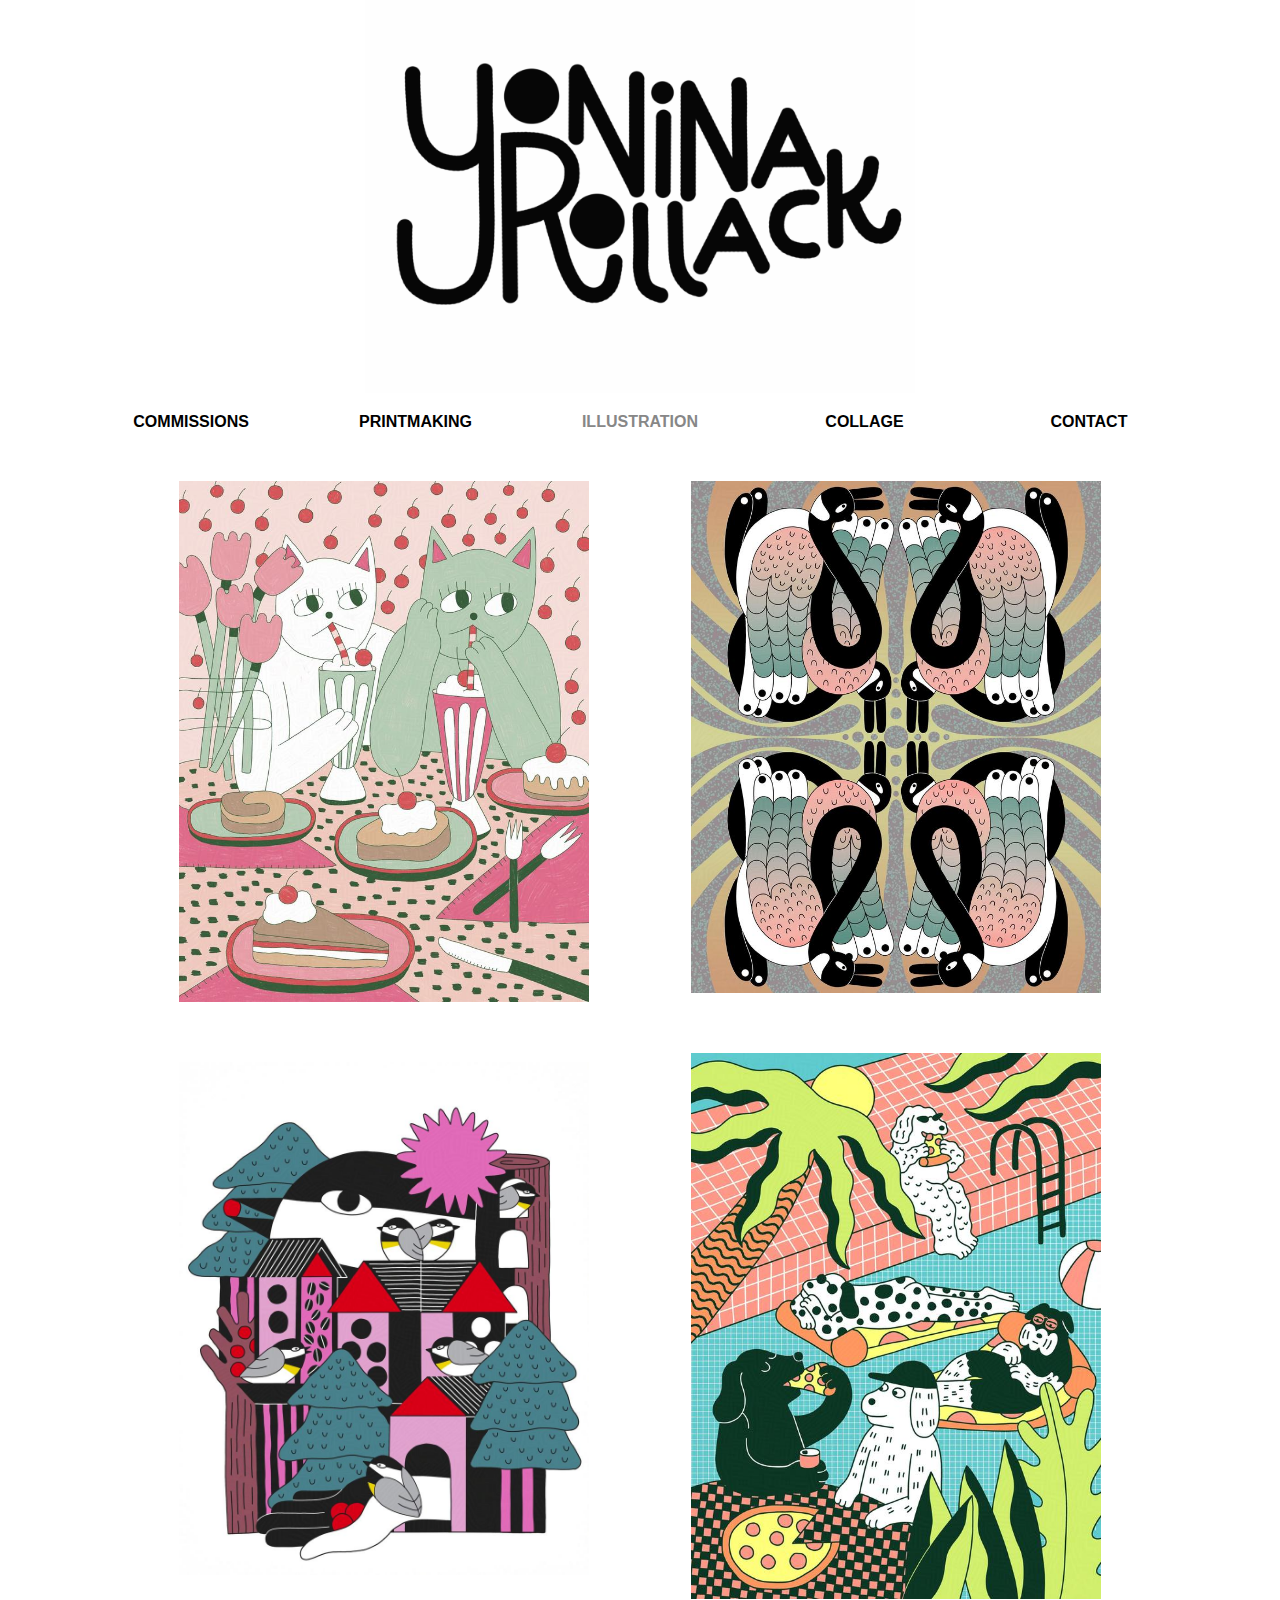
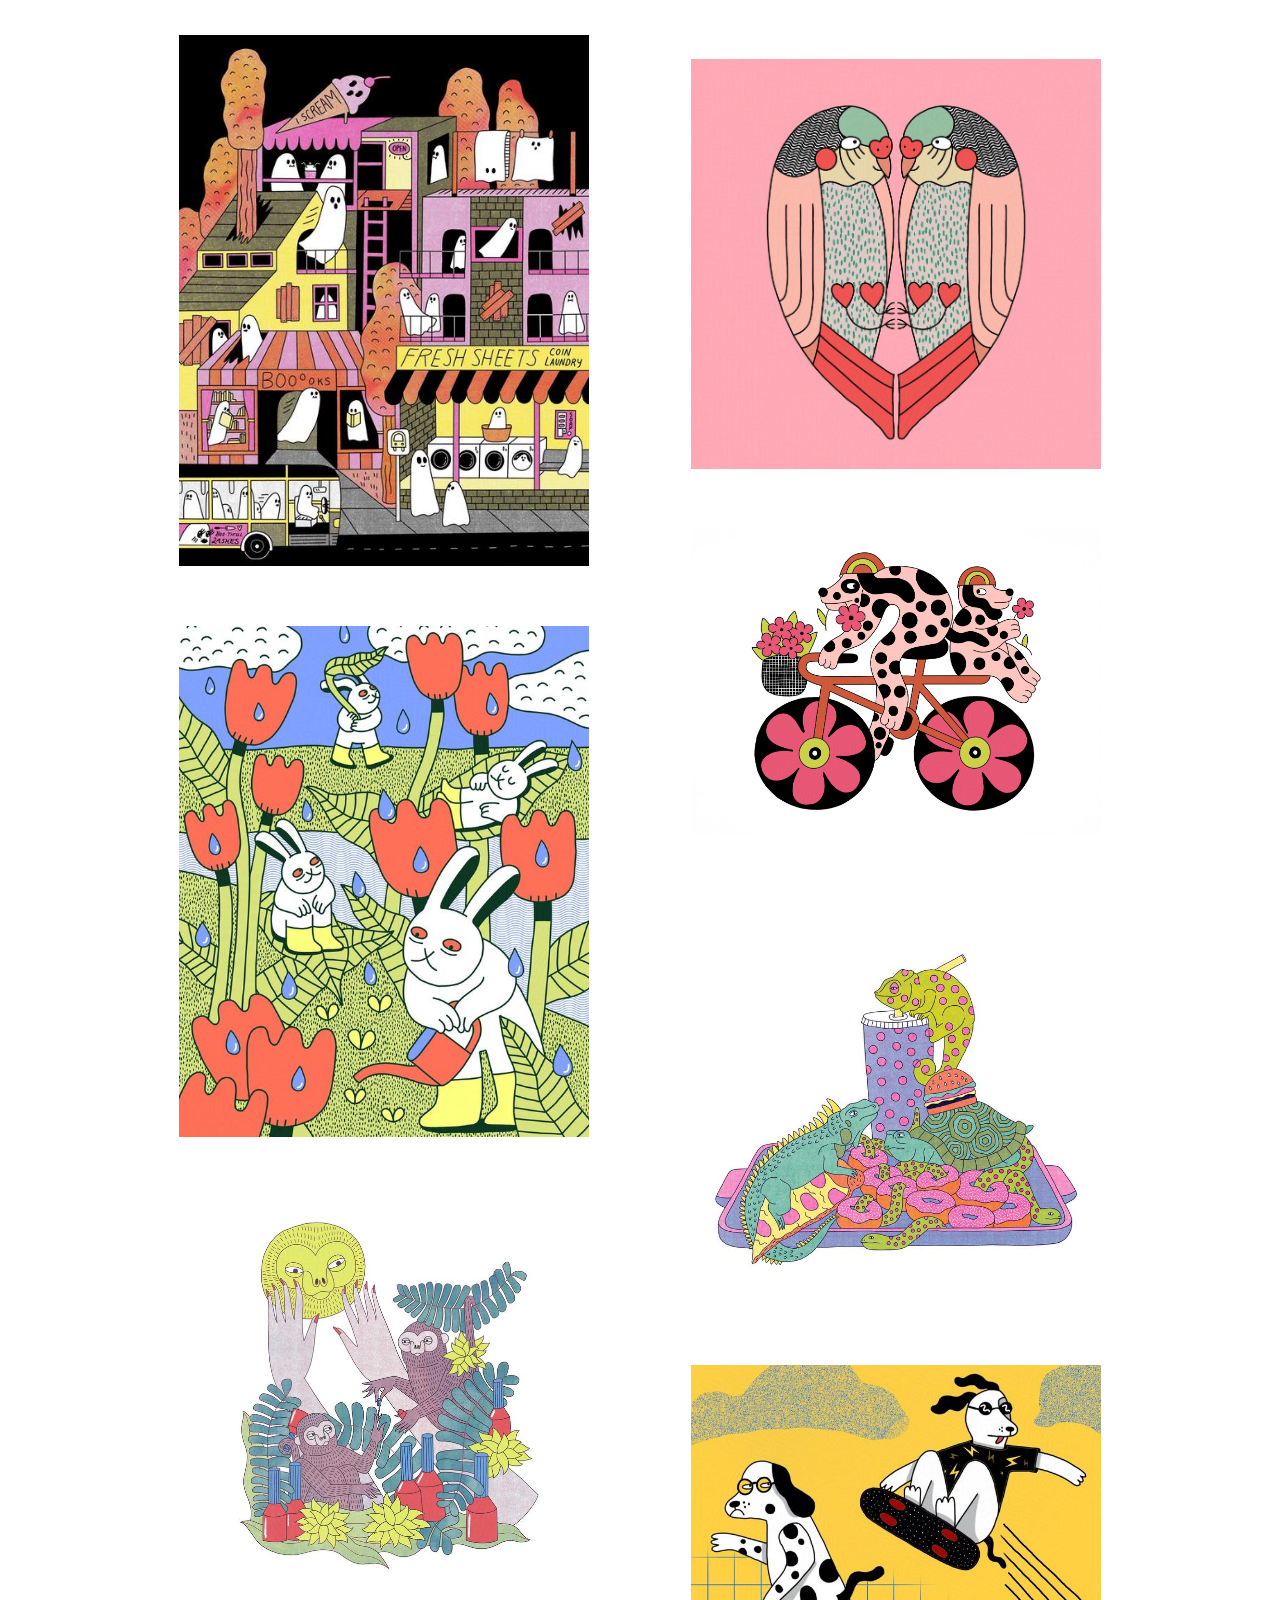
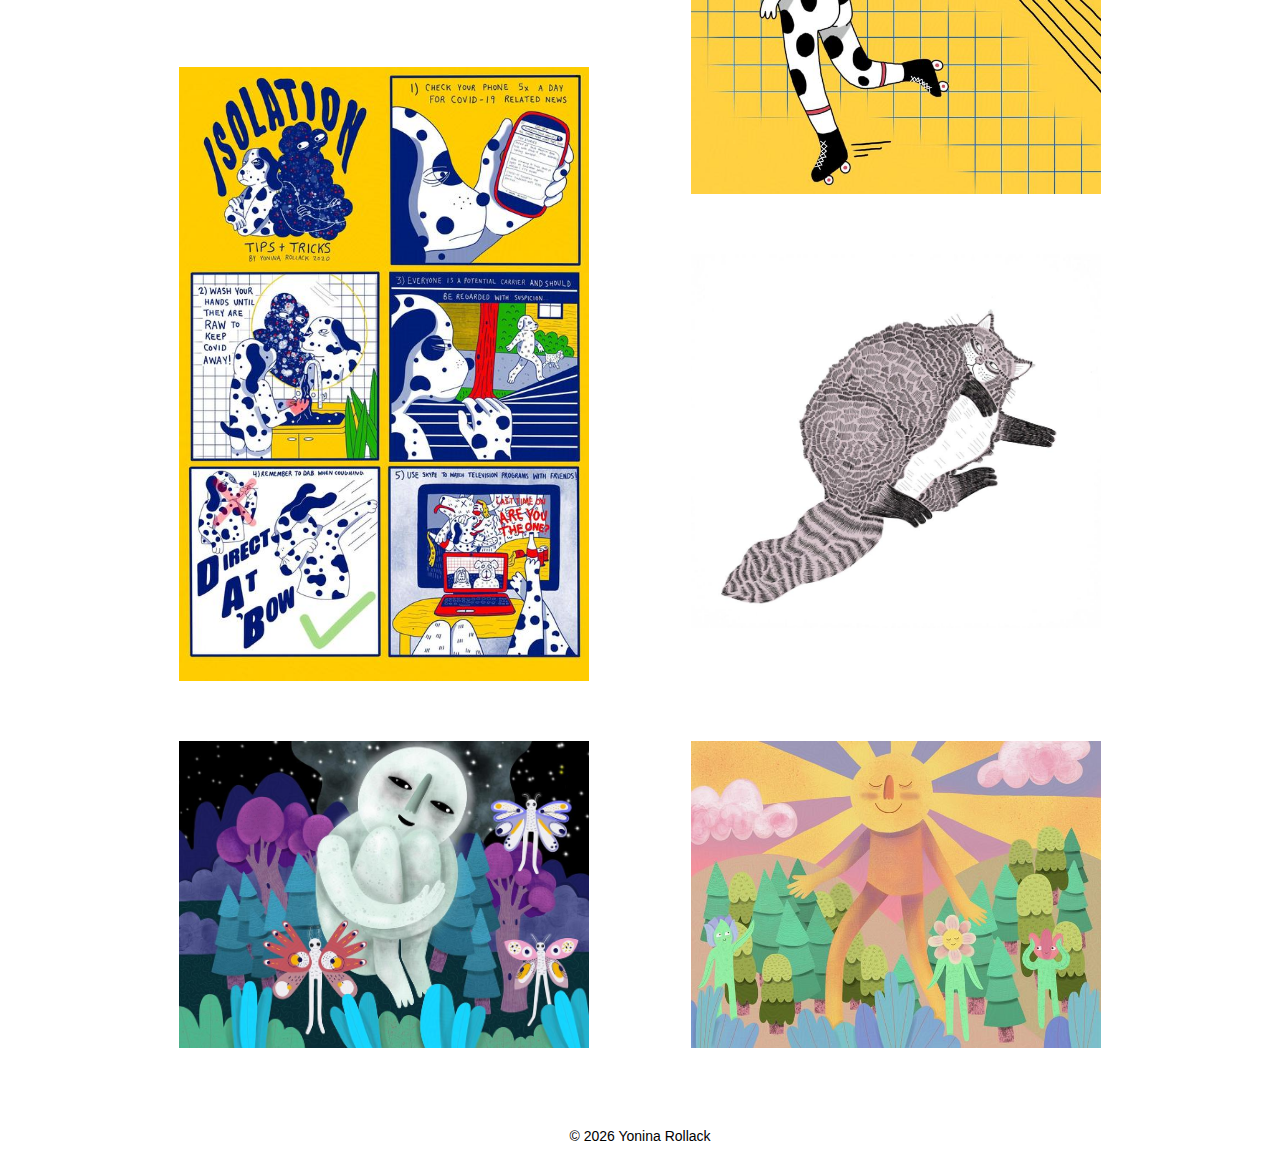
<file: Illustration.html>
<!DOCTYPE html>
<html>
<head>
<meta name="viewport" content="width=device-width, initial-scale=1">
<!-- header CSS stylesheet reference -->
<link rel="stylesheet" type= "text/css" href="css/style.css" />

<!-- modal grid CSS stylesheet reference -->
<link rel="stylesheet" type= "text/css" href="css/modal_image_grid_style.css" />

</head>

<body>
<a href = "index.html" > <img class = "center-header-YR" src=  "portfolio/reducedSize_gz/Logo_GIF.gif"    > </a>

<div id="menu">
  <header>
      <ul>
        <li><a  href="Commissions.html">COMMISSIONS</a></li>
        <li><a href="Printmaking.html">PRINTMAKING</a></li>
        <li><a  class = "active" href="Illustration.html">ILLUSTRATION</a></li>
        <li><a  href="Collage.html">COLLAGE</a></li>
        <li><a href="Contact.html">CONTACT</a></li>
      </ul>
  </header>
</div>

<div class="row"> 
  <!-- Group Break -->
    <div class="leftcolumn">
      <img class="myImg" src="portfolio/thumb_gz/added_work_2024-05-17/Illustration/MintRaspberry_digital illustration_2021.jpg" data-fullsize-src="portfolio/reducedSize_gz/added_work_2024-05-17/Illustration/MintRaspberry_digital.jpg" alt="<i>Mint Raspberry</i> </br> digital, 2021">
      <img class="myImg" src="portfolio/thumb_gz/added_work_2024-05-17/Illustration/Chickadees_marker_2021.jpg" data-fullsize-src="portfolio/reducedSize_gz/added_work_2024-05-17/Illustration/Chickadees_marker_2021.jpg" alt="<i>Chickadees</i> </br> marker, 2021">
      <img class="myImg" src="portfolio/thumb_gz/added_work_2021-10-11/Ghost_Town.jpg" data-fullsize-src="portfolio/reducedSize_gz/added_work_2021-10-11/Ghost_Town.jpg" alt="<i>Ghost Town</i> </br> digital illustration, 2021">
      <img class="myImg" src="portfolio/thumb_gz/added_work_2021-10-11/Garden_Pals.jpg" data-fullsize-src="portfolio/reducedSize_gz/added_work_2021-10-11/Garden_Pals.jpg" alt="<i>Garden Pals</i> </br> digital illustration, 2021">
      <img class="myImg" src="portfolio/thumb_gz/added_work_2021-10-11/Monkey_Manicure.jpg" data-fullsize-src="portfolio/reducedSize_gz/added_work_2021-10-11/Monkey_Manicure.jpg" alt="<i>Monkey Manicure</i> </br> digital illustration, 2021">
      <img class="myImg" src="portfolio/thumb_gz/Digital_Illustration/IsolationTipsandTricks.jpg" data-fullsize-src="portfolio/reducedSize_gz/Digital_Illustration/IsolationTipsandTricks.jpg" alt="<i>Isolation Tips and Tricks</i> </br> digital comic, 2020">
    </div>
    
    <div class="rightcolumn">
      <img class="myImg" src="portfolio/thumb_gz/added_work_2024-05-17/Illustration/Goose Loop (digital).jpg" data-fullsize-src="portfolio/reducedSize_gz/added_work_2024-05-17/Illustration/Goose Loop (digital).jpg" alt="<i>Goose Loop</i> </br> digital, 2021">
      <img class="myImg" src="portfolio/thumb_gz/added_work_2021-10-11/Pool_Party.jpg" data-fullsize-src="portfolio/reducedSize_gz/added_work_2021-10-11/Pool_Party.jpg" alt="<i>Pool Party</i> </br> digital illustration, 2021">
      <img class="myImg" src="portfolio/thumb_gz/added_work_2021-10-11/Vday_.jpg" data-fullsize-src="portfolio/reducedSize_gz/added_work_2021-10-11/Vday_.jpg" alt="<i>Love Birds</i> </br> digital illustration, 2021">
      <img class="myImg" src="portfolio/thumb_gz/added_work_2021-10-11/Flower_Delivery_white.jpg" data-fullsize-src="portfolio/reducedSize_gz/added_work_2021-10-11/Flower_Delivery_white.jpg" alt="<i>Flower Delivery</i> </br> digital illustration, 2021">
      <img class="myImg" src="portfolio/thumb_gz/added_work_2021-10-11/FastFoodFantasy.jpg" data-fullsize-src="portfolio/reducedSize_gz/added_work_2021-10-11/FastFoodFantasy.jpg" alt="<i>Fast Food Fantasy</i> </br> digital illustration, 2021">
      <img class="myImg" src="portfolio/thumb_gz/Digital_Illustration/Dogs.jpg" data-fullsize-src="portfolio/reducedSize_gz/Digital_Illustration/Dogs.jpg" alt="<i>Dogs</i> <br/> digital illustration, 2020">
      <img class="myImg" src="portfolio/thumb_gz/Digital_Illustration/Boon_single.jpg" data-fullsize-src="portfolio/reducedSize_gz/Digital_Illustration/Boon_single.jpg" alt="<i>Boon</i> </br> digital illustration, 2020">
    </div>  
  
  
  <!-- Group Break -->
    <div class="leftcolumn">
    </div>
    
    <div class="rightcolumn">
    </div>  
  
  <!-- Group Break -->
    <div class="leftcolumn">
      <img class="myImg" src="portfolio/thumb_gz/Digital_Illustration/MoonGuy.jpg" data-fullsize-src="portfolio/reducedSize_gz/Digital_Illustration/MoonGuy.jpg" alt="<i>Moon Guy</i> </br> digital illustration, 2019">
    </div>
    
    <div class="rightcolumn">
      <img class="myImg" src="portfolio/thumb_gz/Digital_Illustration/Sun.jpg" data-fullsize-src="portfolio/reducedSize_gz/Digital_Illustration/Sun.jpg" alt="<i>Sun Guy</i> </br> digital illustration, 2019">
    </div>  
  
  </div>
    

<!-- The Modal -->
<div id="myModal" class="modal">

  <!-- The Close Button -->
  <span class="close" onclick="document.getElementById('myModal').style.display='none'">&times;</span>

  <!-- Modal Content (The Image) -->
  <img class="modal-content" id="img01">

  <!-- Modal Caption (Image Text) -->
  <div id="caption"></div>
</div>

<script type="text/javascript" src="js/modal.js"></script>


</br>
</br>


<footer>
  <p class = "copyright">
      &#169; <span id="currentYear"></span> Yonina Rollack
  </p>
</footer>

<script>
  document.getElementById('currentYear').textContent = new Date().getFullYear();
</script>


</body>
</file>
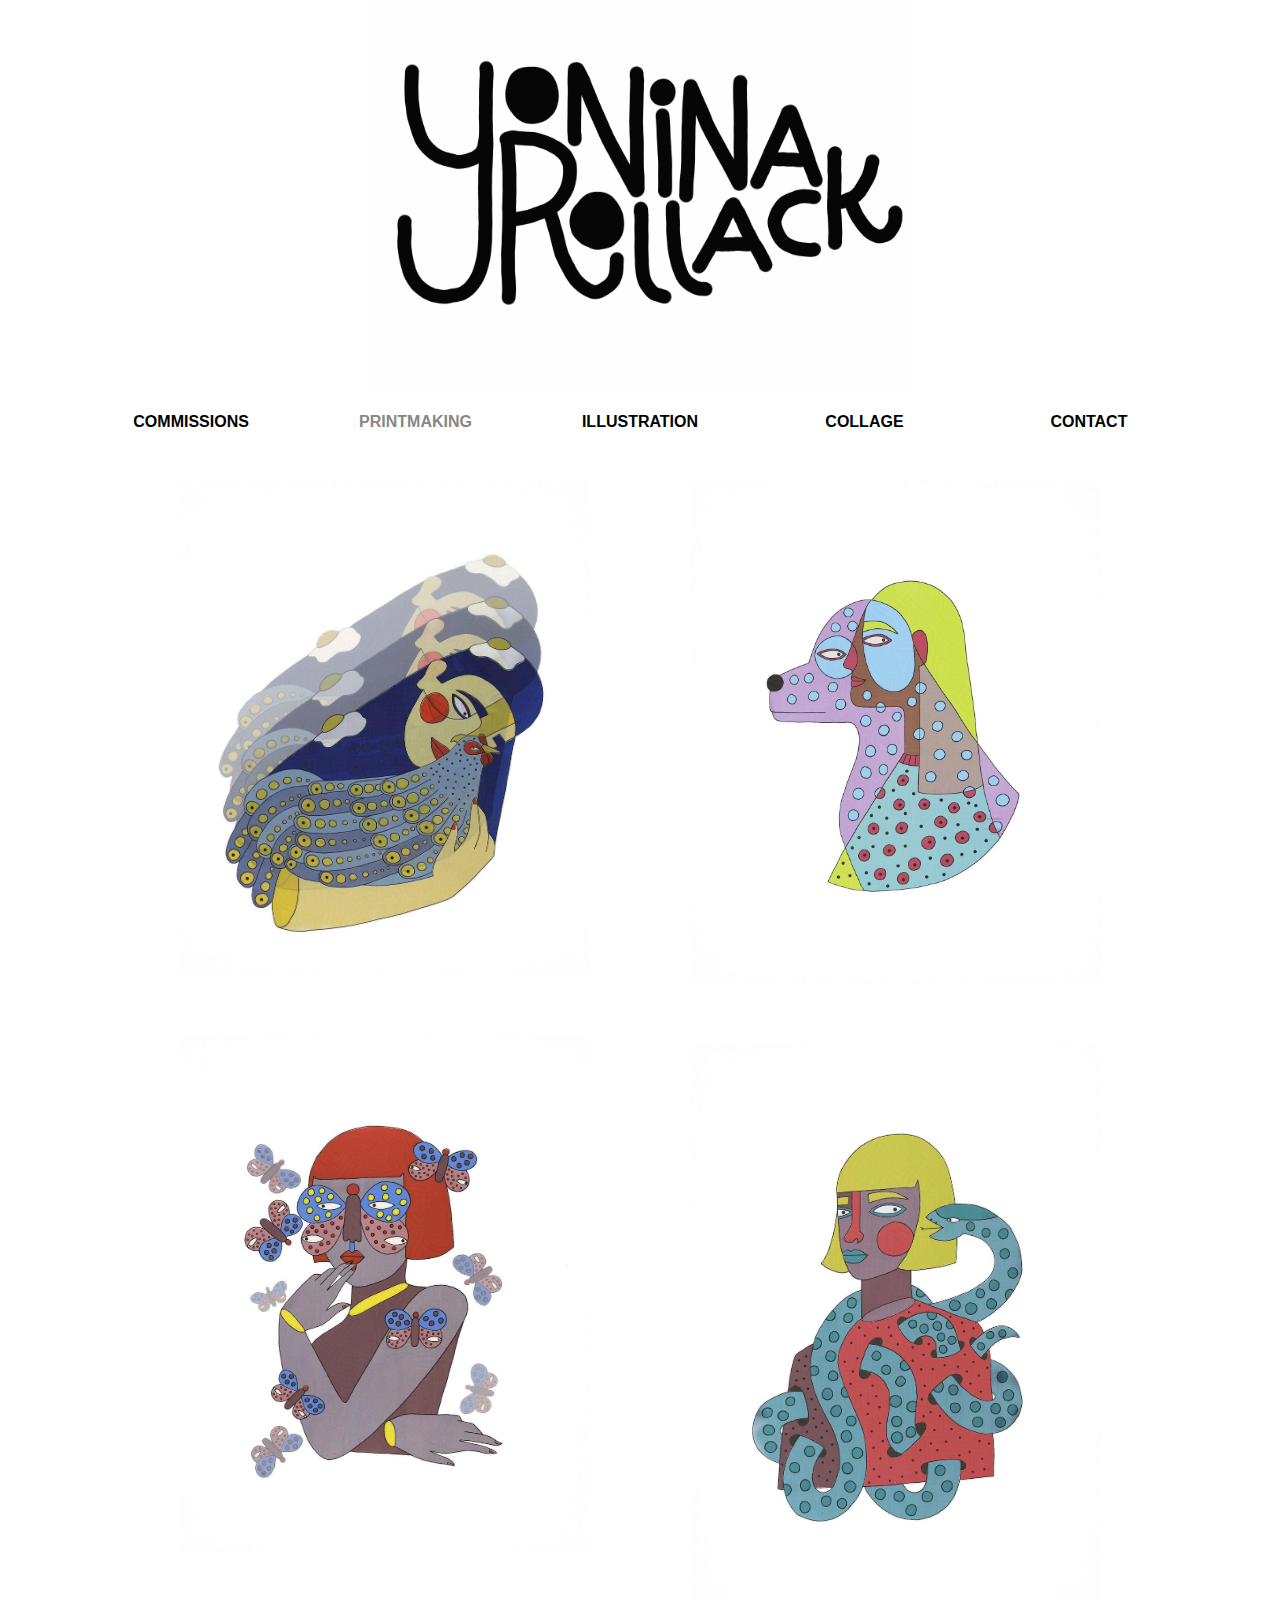
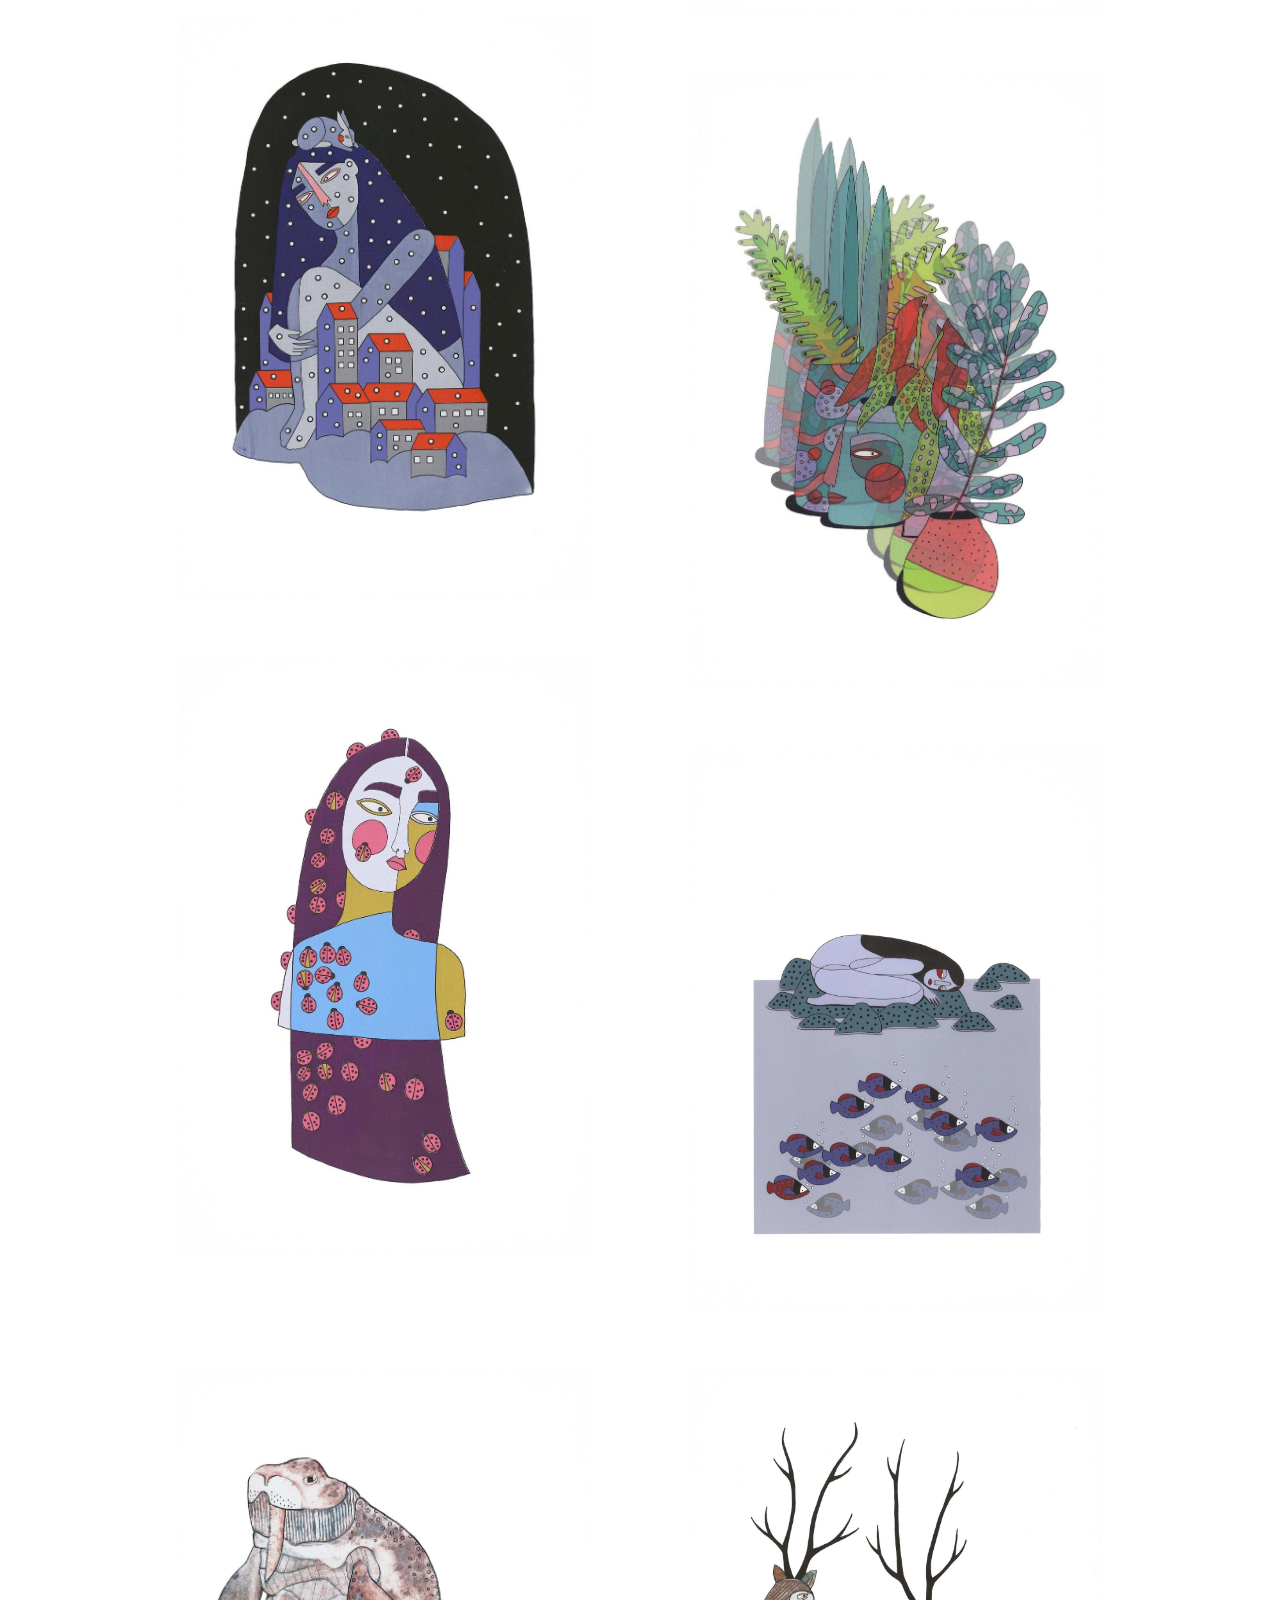
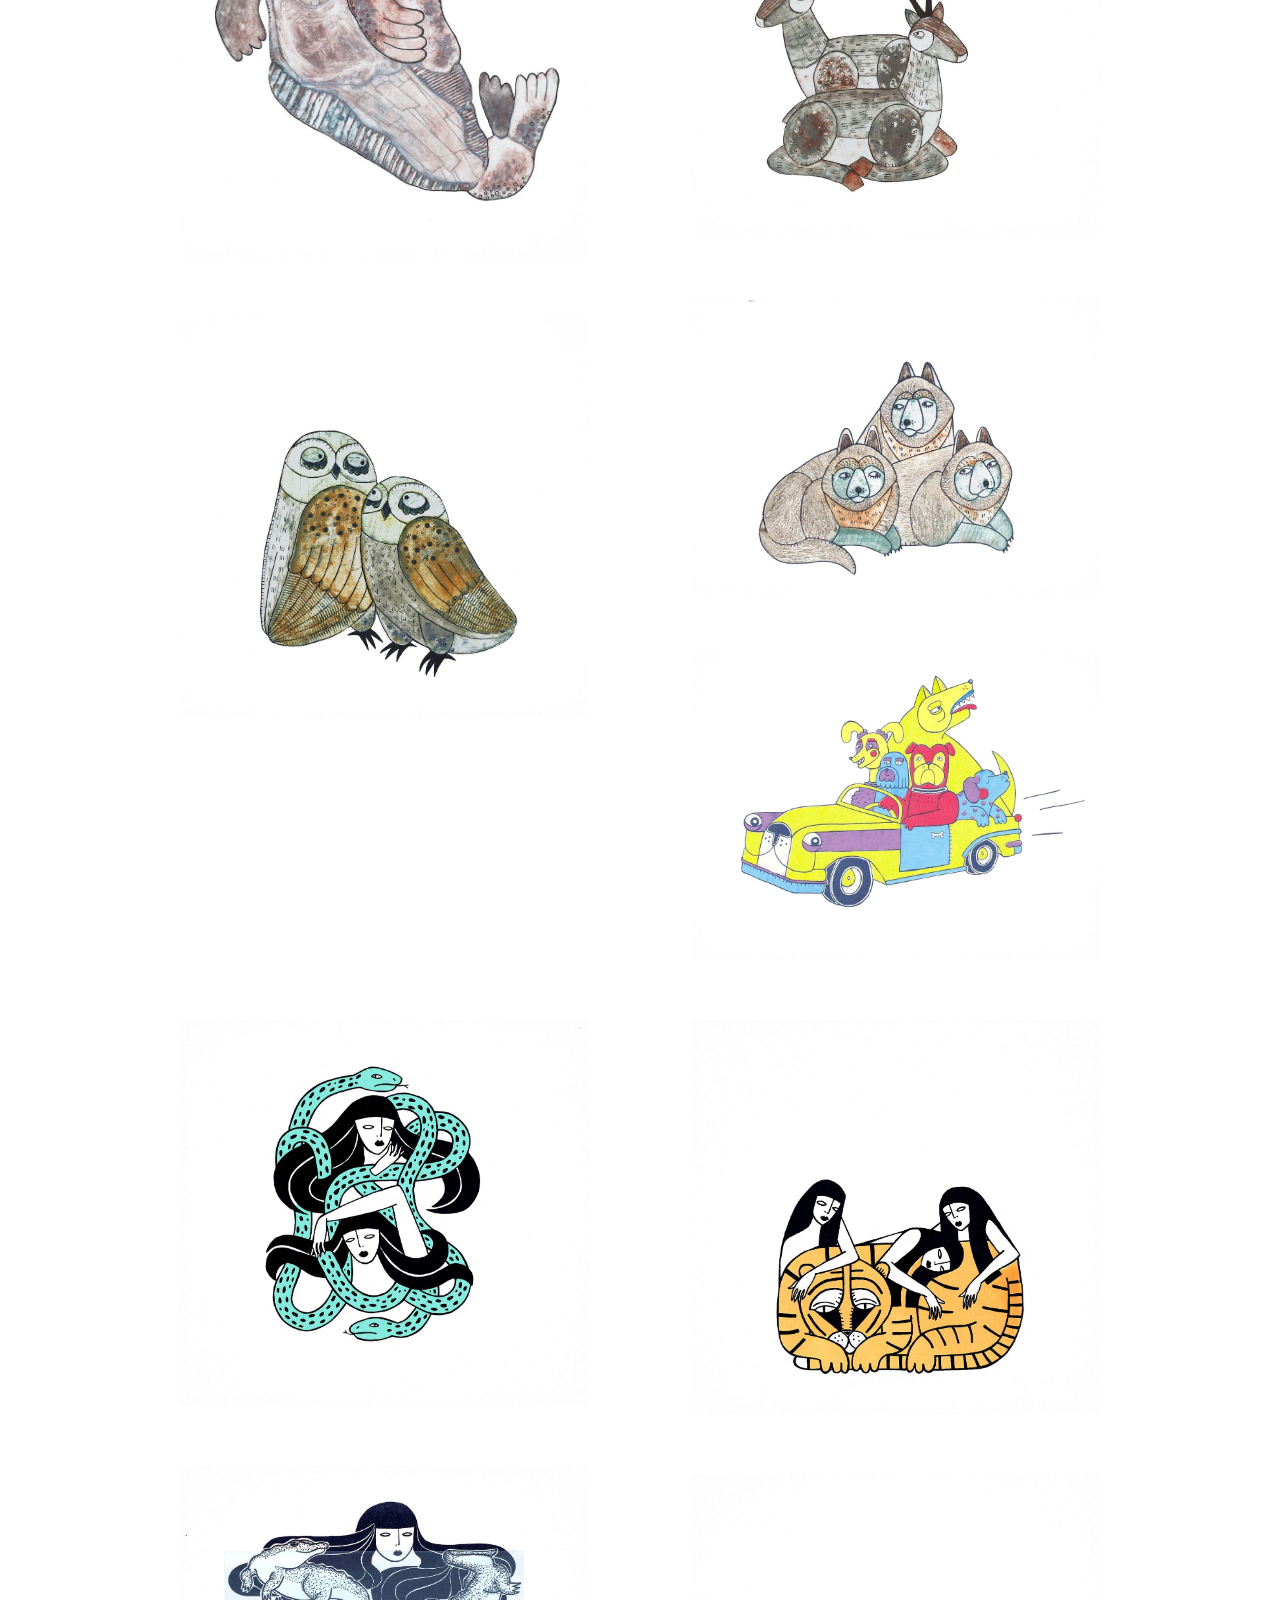
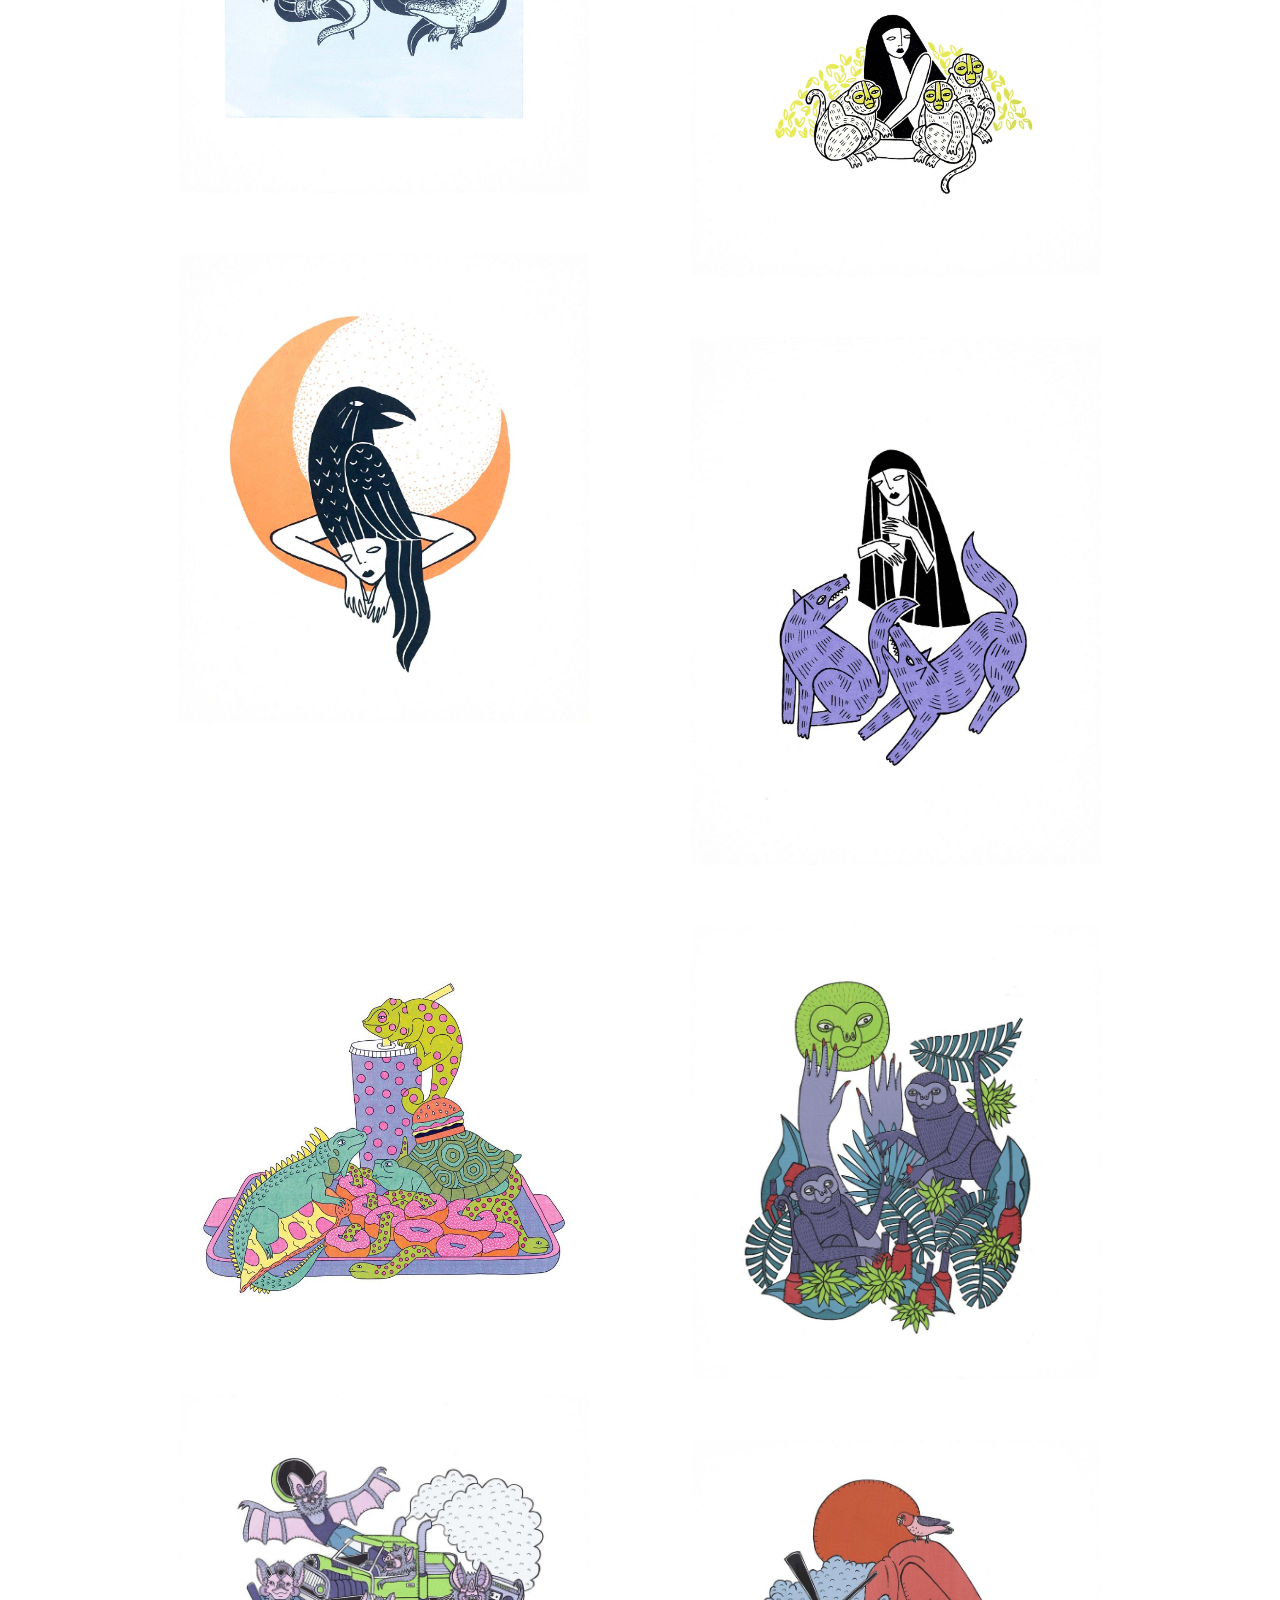
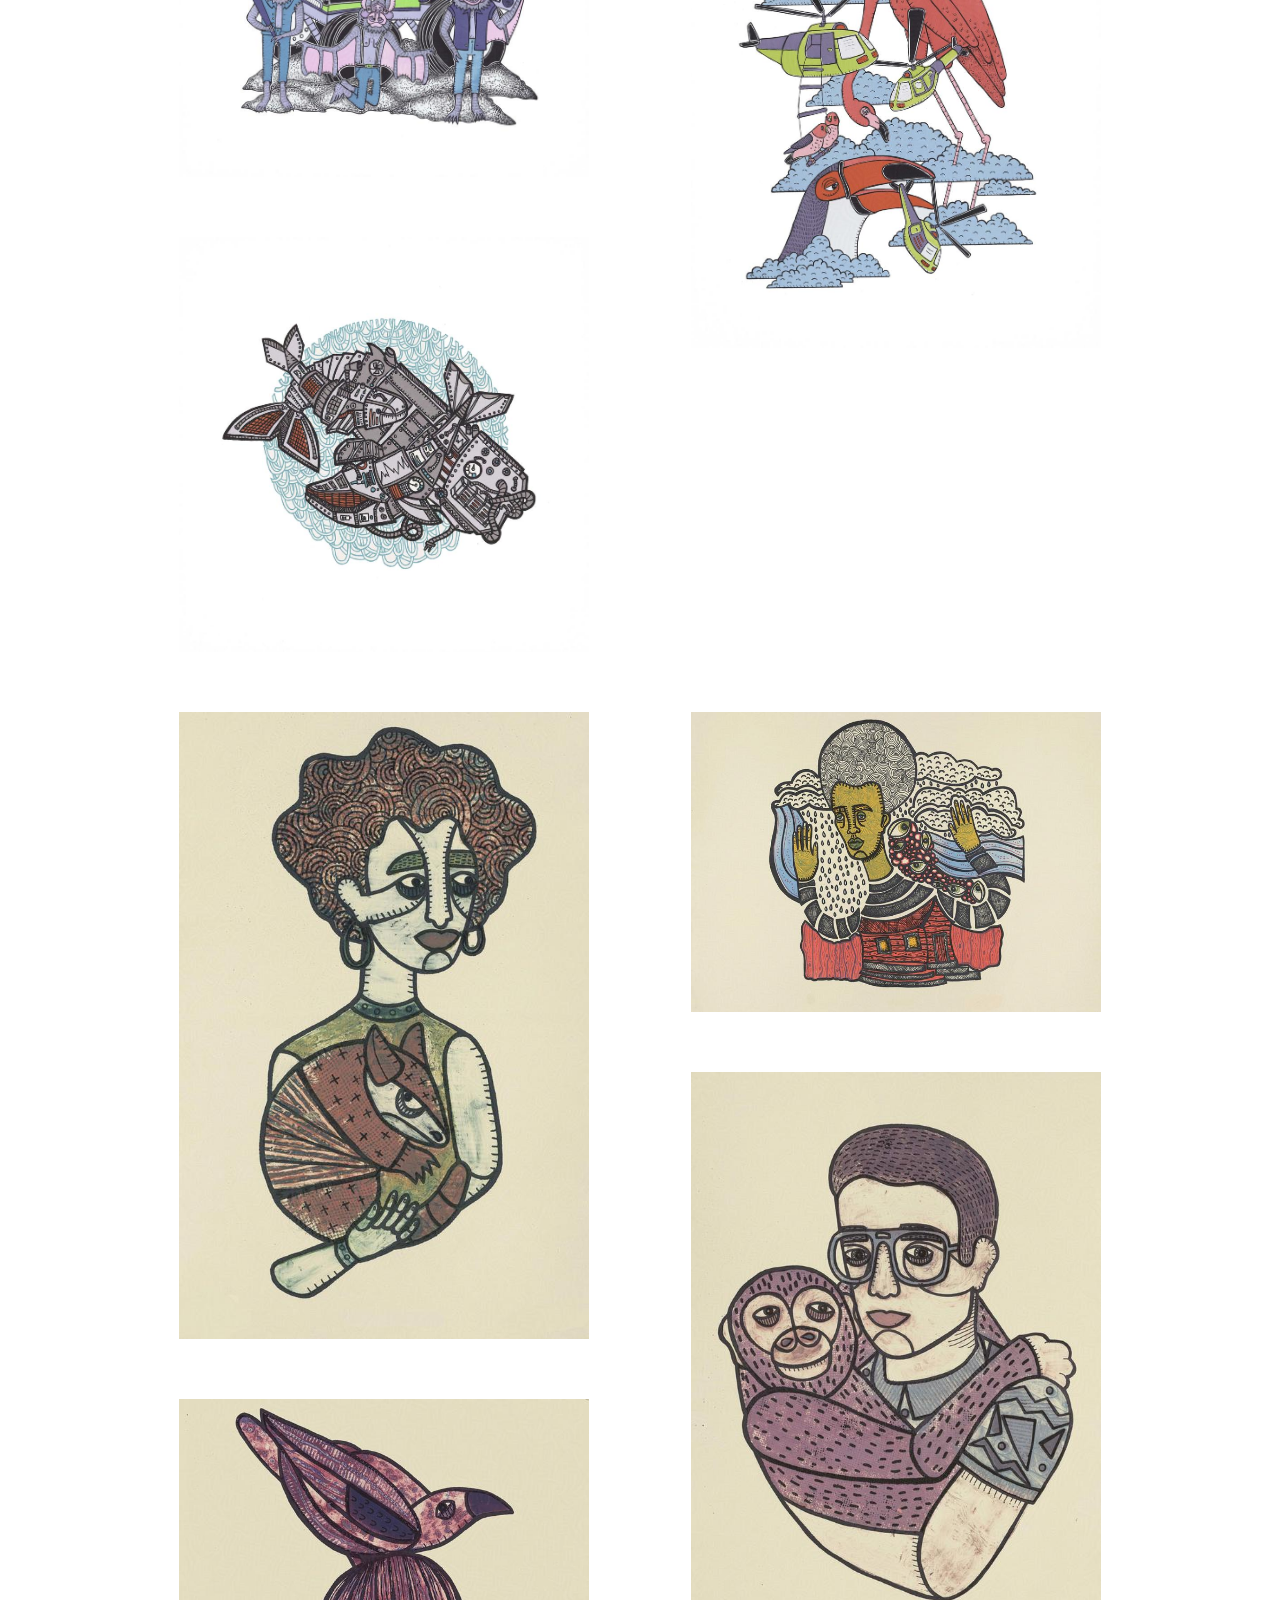
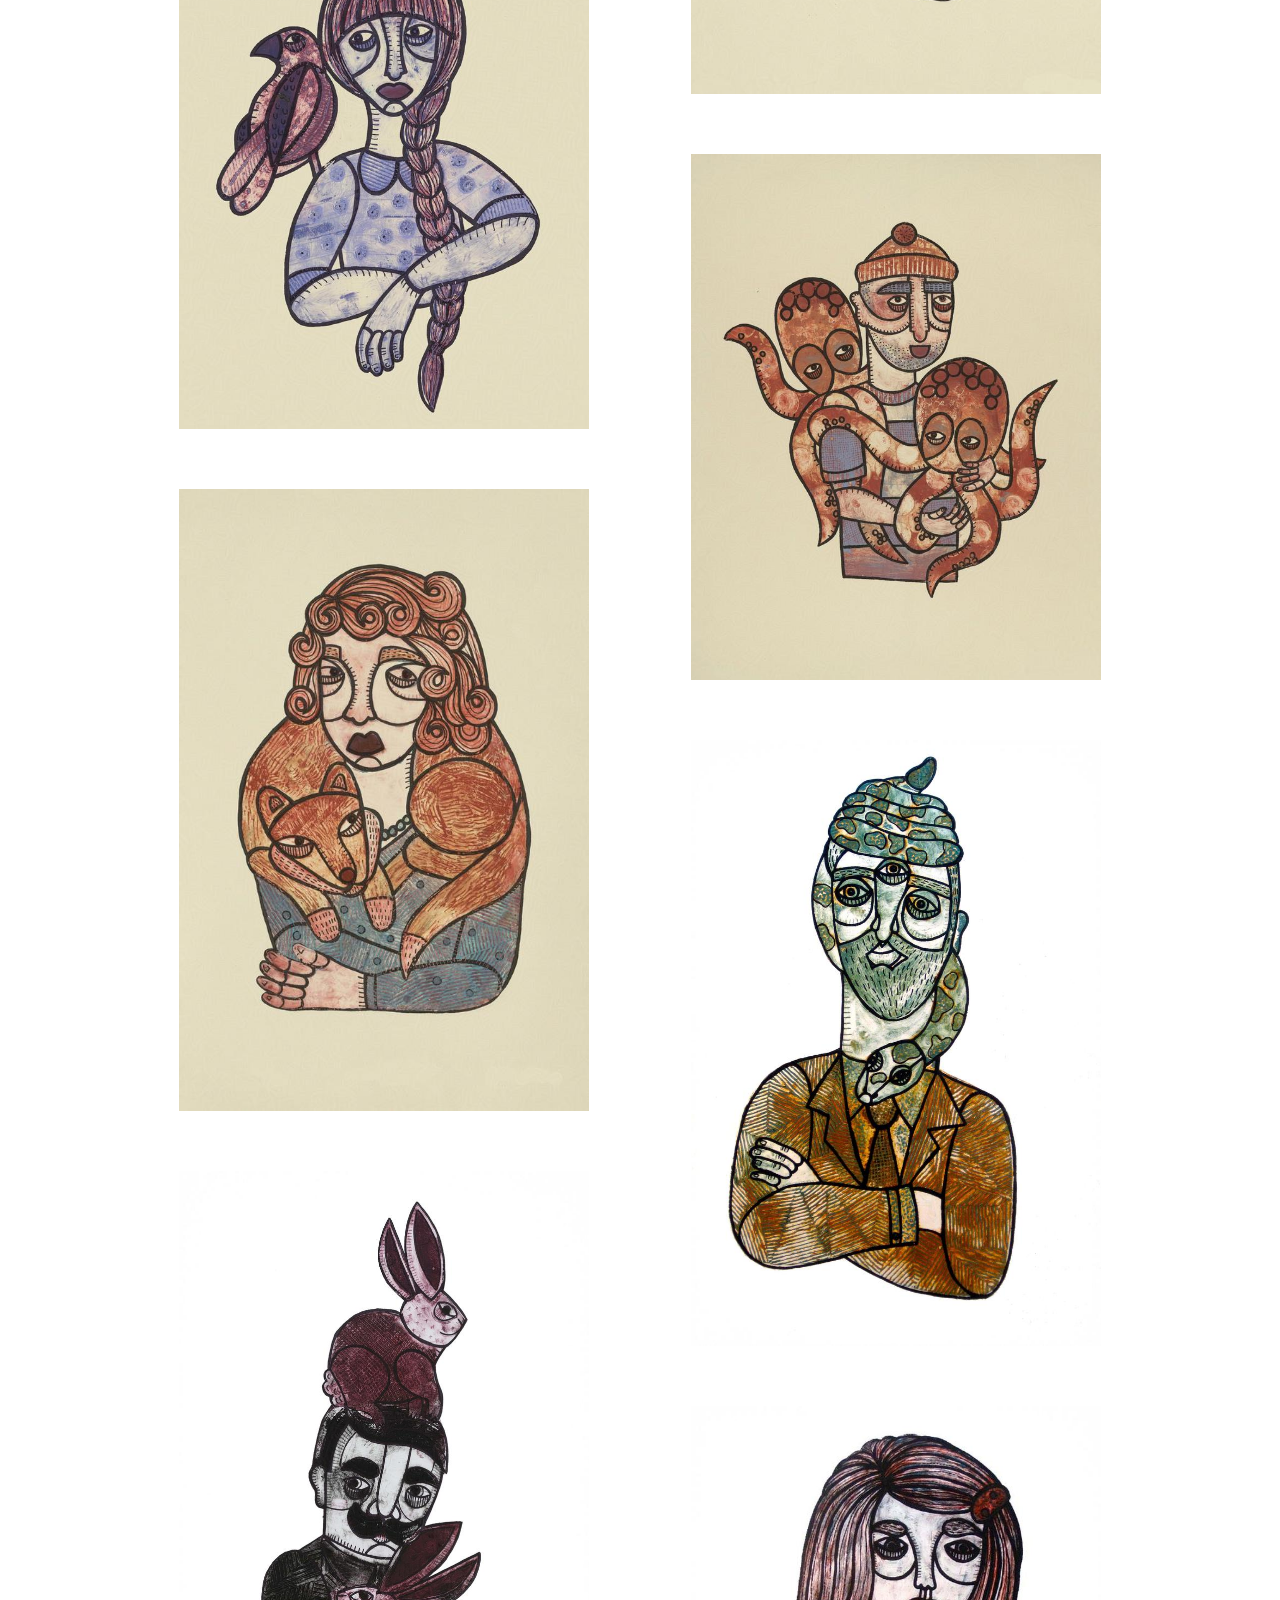
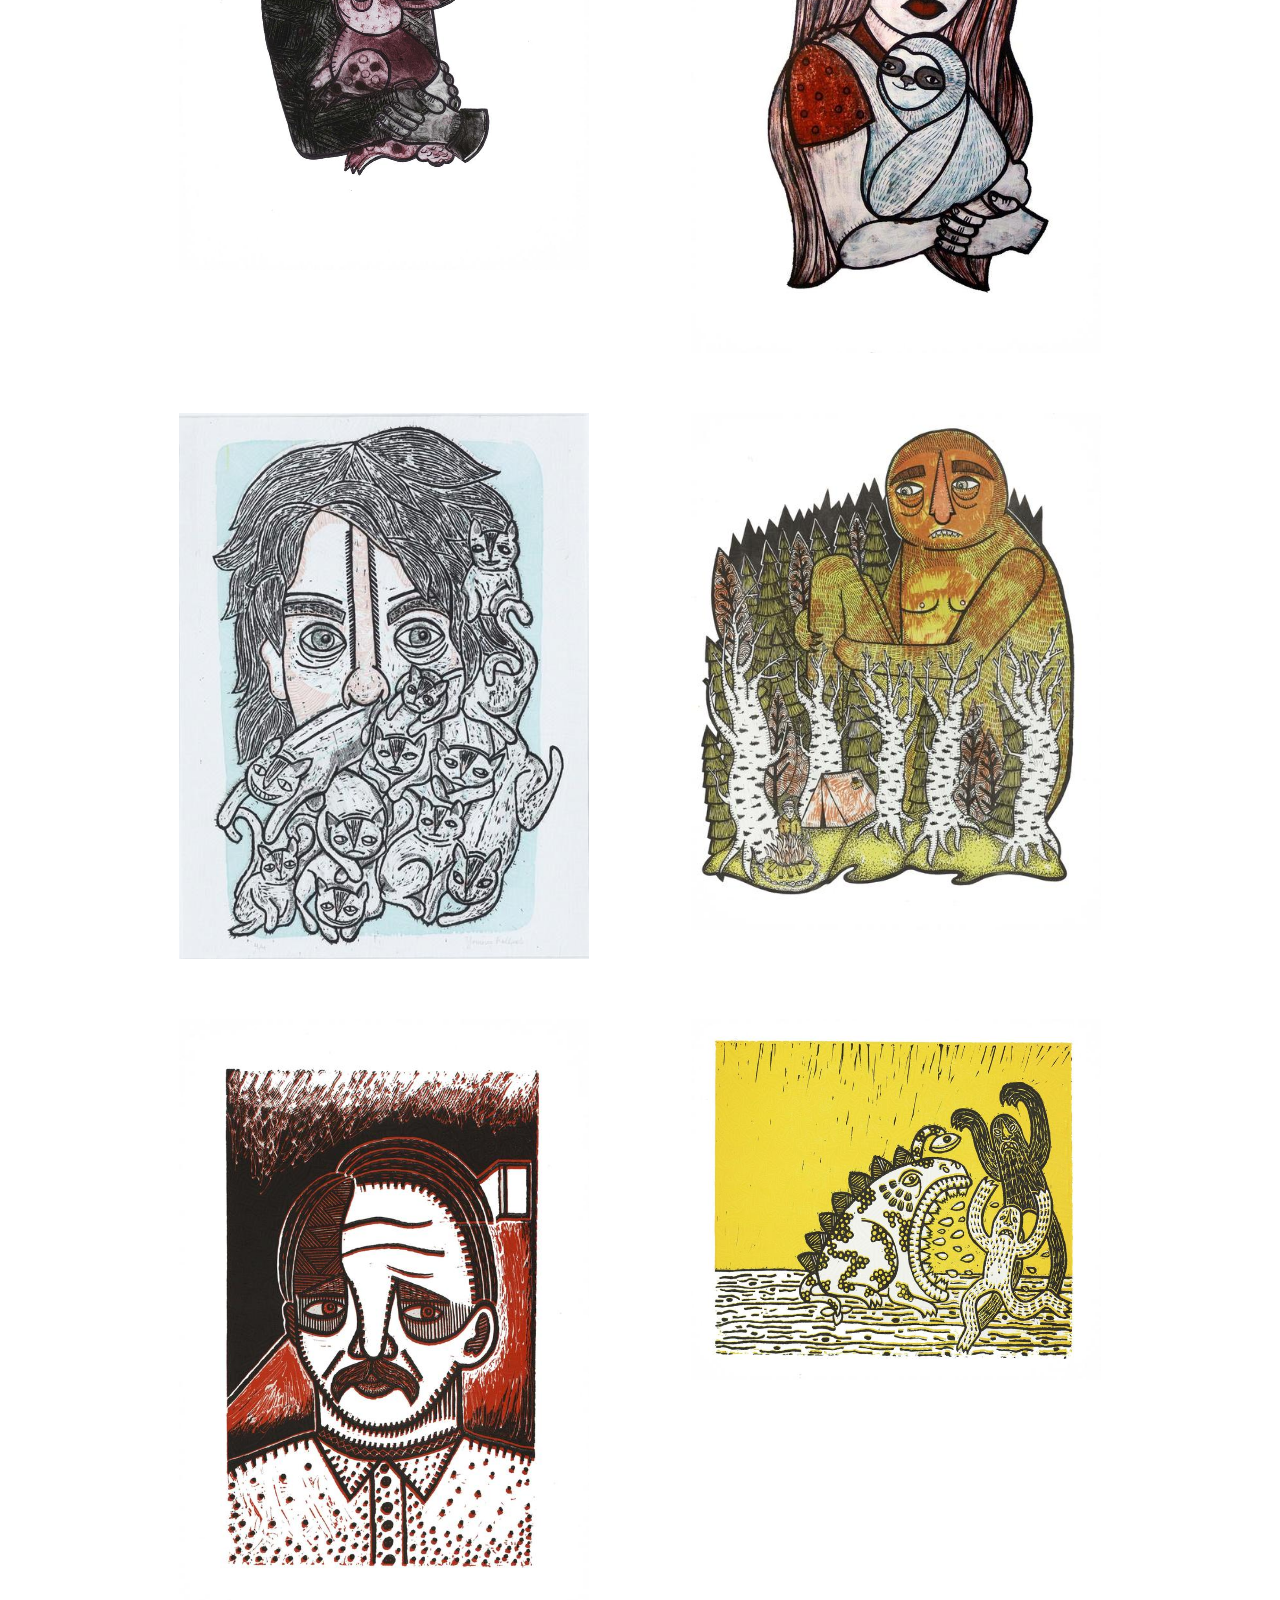
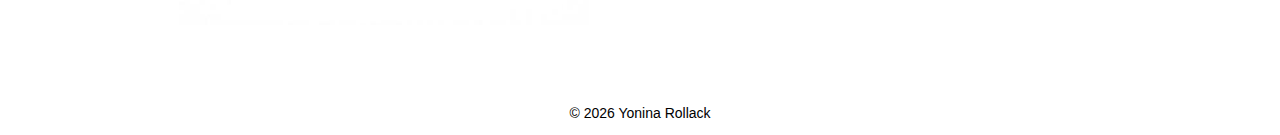
<file: Printmaking.html>
<!DOCTYPE html>
<html>
<head>
<meta name="viewport" content="width=device-width, initial-scale=1">
<!-- header CSS stylesheet reference -->
<link rel="stylesheet" type= "text/css" href="css/style.css" />

<!-- modal grid CSS stylesheet reference -->
<link rel="stylesheet" type= "text/css" href="css/modal_image_grid_style.css" />

</head>

<body>
<a href = "index.html" > <img  class = "center-header-YR" src=  "portfolio/reducedSize_gz/Logo_GIF.gif"   > </a>

<div id="menu">
  <header>
      <ul>
        <li><a  href="Commissions.html">COMMISSIONS</a></li>
        <li><a class = "active" href="Printmaking.html">PRINTMAKING</a></li>
        <li><a href="Illustration.html">ILLUSTRATION</a></li>
        <li><a  href="Collage.html">COLLAGE</a></li>
        <li><a href="Contact.html">CONTACT</a></li>
      </ul>
  </header>
</div>


<!-- Group Break -->
<div class="row"> 
  <div class="leftcolumn">
    <img class="myImg" src="portfolio/thumb_gz/2018/BeKind.jpg" data-fullsize-src="portfolio/reducedSize_gz/2018/BeKind.jpg" alt="<i>Be Kind</i> </br>screenprint, 2018">
    <img class="myImg" src="portfolio/thumb_gz/2018/Impersonator.jpg" data-fullsize-src="portfolio/reducedSize_gz/2018/Impersonator.jpg" alt="<i>Impersonator</i> </br>screen print, 2018">
    <img class="myImg" src="portfolio/thumb_gz/2018/StillLife.jpg" data-fullsize-src="portfolio/reducedSize_gz/2018/StillLife.jpg" alt="<i>Still Life</i> </br> screen print, 2018">
    <img class="myImg" src="portfolio/thumb_gz/2018/TooMuch.jpg" data-fullsize-src="portfolio/reducedSize_gz/2018/TooMuch.jpg" alt="<i>Too Much</i> </br> screen print, 2018">
  </div>

  <div class="rightcolumn">
    <img class="myImg" src="portfolio/thumb_gz/2018/friendship.jpg" data-fullsize-src="portfolio/reducedSize_gz/2018/friendship.jpg" alt="<i>Friendship</i> </br>screen print, 2018">
    <img class="myImg" src="portfolio/thumb_gz/2018/SecondThoughts.jpg" data-fullsize-src="portfolio/reducedSize_gz/2018/SecondThoughts.jpg" alt="<i>Second Thoughts</i> </br> screen print, 2018">
    <img class="myImg" src="portfolio/thumb_gz/2018/TalkToPlants.jpg" data-fullsize-src="portfolio/reducedSize_gz/2018/TalkToPlants.jpg" alt="<i>Talk To Plants</i> </br> screen print, 2018">
    <img class="myImg" src="portfolio/thumb_gz/2018/Underneath.jpg" data-fullsize-src="portfolio/reducedSize_gz/2018/Underneath.jpg" alt="<i>Underneath</i> </br> screen print, 2018">
  </div>  
  
<!-- Group Break -->
  <div class="leftcolumn">
    <img class="myImg" src="portfolio/thumb_gz/2017/floating.jpg" data-fullsize-src="portfolio/reducedSize_gz/2017/floating.jpg" alt="<i>Floating</i> </br> collagraph 2017">
    <img class="myImg" src="portfolio/thumb_gz/2017/watching.jpg" data-fullsize-src="portfolio/reducedSize_gz/2017/watching.jpg" alt="<i>Watching</i> </br> collagraph 2017">
  </div>
  
  <div class="rightcolumn">
    <img class="myImg" src="portfolio/thumb_gz/2017/peaceful.jpg" data-fullsize-src="portfolio/reducedSize_gz/2017/peaceful.jpg" alt="<i>Peaceful</i> </br> collagraph, 2017">
    <img class="myImg" src="portfolio/thumb_gz/2017/gather.jpg" data-fullsize-src="portfolio/reducedSize_gz/2017/gather.jpg" alt="<i>Gather</i> </br> collagraph 2017">
    <img class="myImg" src="portfolio/thumb_gz/2017/yipruff.jpg" data-fullsize-src="portfolio/reducedSize_gz/2017/yipruff.jpg" alt="<i>Yip Ruff Bark Boof</i> </br> screen print, 2017">
  </div>  
  
<!-- Group Break -->
  <div class="leftcolumn">
    <img class="myImg" src="portfolio/thumb_gz/2016/entangled.jpg" data-fullsize-src="portfolio/reducedSize_gz/2016/entangled.jpg" alt="<i>Entangled</i> </br> screen print, 2016">
    <img class="myImg" src="portfolio/thumb_gz/2016/currentmood.jpg" data-fullsize-src="portfolio/reducedSize_gz/2016/currentmood.jpg" alt="<i>Current Mood</i> </br> screen print, 2016">
    <img class="myImg" src="portfolio/thumb_gz/2016/observer.jpg" data-fullsize-src="portfolio/reducedSize_gz/2016/observer.jpg" alt="<i>Observer</i> </br> screen print, 2016">
  </div>
  
  <div class="rightcolumn">
    <img class="myImg" src="portfolio/thumb_gz/2016/allay.jpg" data-fullsize-src="portfolio/reducedSize_gz/2016/allay.jpg" alt="<i>Allay</i> </br> screen print, 2016">
    <img class="myImg" src="portfolio/thumb_gz/2016/present.jpg" data-fullsize-src="portfolio/reducedSize_gz/2016/present.jpg" alt="<i>Present</i> </br> screen print, 2016">
    <img class="myImg" src="portfolio/thumb_gz/2016/sensing.jpg" data-fullsize-src="portfolio/reducedSize_gz/2016/sensing.jpg" alt="<i>Sensing</i> </br> screen print, 2016">
  </div>  

<!-- Group Break -->
  <div class="leftcolumn">
    <img class="myImg" src="portfolio/thumb_gz/2015/FastFoodFantasy.jpg" data-fullsize-src="portfolio/reducedSize_gz/2015/FastFoodFantasy.jpg" alt="<i>Fast Food Fantasy</i> </br> screen print, 2015">
    <img class="myImg" src="portfolio/thumb_gz/2015/1800bats+copy.jpg" data-fullsize-src="portfolio/reducedSize_gz/2015/1800bats+copy.jpg" alt="<i>1-800BATS</br> </br> screen print, 2015">
    <img class="myImg" src="portfolio/thumb_gz/2015/servicewhales+copy.jpg" data-fullsize-src="portfolio/reducedSize_gz/2015/servicewhales+copy.jpg" alt="<i>Service Whales</i> </br> screen print, 2015">
  </div>
  
  <div class="rightcolumn">
    <img class="myImg" src="portfolio/thumb_gz/2015/monkeymanicure.jpg" data-fullsize-src="portfolio/reducedSize_gz/2015/monkeymanicure.jpg" alt="<i>Monkey Manicure</i> </br> screen print, 2015">
    <img class="myImg" src="portfolio/thumb_gz/2015/helicopterhell.jpg" data-fullsize-src="portfolio/reducedSize_gz/2015/helicopterhell.jpg" alt="<i>Helicopter Hell</i>, </br> screen print, 2015">
  </div>  

<!-- Group Break -->
  <div class="leftcolumn">
    <img class="myImg" src="portfolio/thumb_gz/2014/Armadillo+Amigo.jpg" data-fullsize-src="portfolio/reducedSize_gz/2014/Armadillo+Amigo.jpg" alt="<i>Armadillo Amigo</i> </br> collagraph, 2014">
    <img class="myImg" src="portfolio/thumb_gz/2014/That_s+so+Raven.jpg" data-fullsize-src="portfolio/reducedSize_gz/2014/That_s+so+Raven.jpg" alt="<i>That's so Raven</i> </br> collagraph, 2014">
    <img class="myImg" src="portfolio/thumb_gz/2014/This+Fox+is+Alive.jpg" data-fullsize-src="portfolio/reducedSize_gz/2014/This+Fox+is+Alive.jpg" alt="<i>This Fox is Alive</i> </br> collagraph, 2014">
    <img class="myImg" src="portfolio/thumb_gz/2011/magician.jpg" data-fullsize-src="portfolio/reducedSize_gz/2011/magician.jpg" alt="<i>Magician With No Tophat</i> </br> collagraph, 2011">  
  </div>
  
  <div class="rightcolumn">
    <img class="myImg" src="portfolio/thumb_gz/2014/Ice+Beach.jpg" data-fullsize-src="portfolio/reducedSize_gz/2014/Ice+Beach.jpg" alt="<i>Ice Beach</i> </br> screen print, 2014">
    <img class="myImg" src="portfolio/thumb_gz/2014/Cuttest+Critters+_64.jpg" data-fullsize-src="portfolio/reducedSize_gz/2014/Cuttest+Critters+_64.jpg" alt="<i>Cutest Critters 64</i> </br> collagraph, 2014">
    <img class="myImg" src="portfolio/thumb_gz/2014/Octobuds.jpg" data-fullsize-src="portfolio/reducedSize_gz/2014/Octobuds.jpg" alt="<i>Octobuds</i> </br> collagraph, 2014">
    <img class="myImg" src="portfolio/thumb_gz/2011/snakecharmer.jpg" data-fullsize-src="portfolio/reducedSize_gz/2011/snakecharmer.jpg" alt="<i>Snakecharmer</i> </br> collagraph 2011">
    <img class="myImg" src="portfolio/thumb_gz/2011/slothgoth.jpg" data-fullsize-src="portfolio/reducedSize_gz/2011/slothgoth.jpg" alt="<i>Sloth Goth</i> </br> collagraph, 2011">
  </div>  

<!-- Group Break -->
  <div class="leftcolumn">
    <img class="myImg" src="portfolio/thumb_gz/2011/cats.jpg" data-fullsize-src="portfolio/reducedSize_gz/2011/cats.jpg" alt="<i>Cats</i> </br> wood cut, 2011">
  </div>
  
  <div class="rightcolumn">
    <img class="myImg" src="portfolio/thumb_gz/2011/sasquatch.jpg" data-fullsize-src="portfolio/reducedSize_gz/2011/sasquatch.jpg" alt="<i>Sasquatch</i> </br> photolithograph, 2011">
  </div>  

<!-- Group Break -->
  <div class="leftcolumn">
    <img class="myImg" src="portfolio/thumb_gz/2010/Fear.jpg" data-fullsize-src="portfolio/reducedSize_gz/2010/Fear.jpg" alt="<i>Fear</i> </br> Linocut, 2010">
  </div>
  
  <div class="rightcolumn">
    <img class="myImg" src="portfolio/thumb_gz/2010/shadows.jpg" data-fullsize-src="portfolio/reducedSize_gz/2010/shadows.jpg" alt="<i>Shadows</i> </br> linocut, 2010">
  </div>  
</div>



<!-- The Modal -->
<div id="myModal" class="modal">

  <!-- The Close Button -->
  <span class="close" onclick="document.getElementById('myModal').style.display='none'">&times;</span>

  <!-- Modal Content (The Image) -->
  <img class="modal-content" id="img01">

  <!-- Modal Caption (Image Text) -->
  <div id="caption"></div>
</div>

<script type="text/javascript" src="js/modal.js"></script>


</br>
</br>

<footer>
  <p class = "copyright">
      &#169; <span id="currentYear"></span> Yonina Rollack
  </p>
</footer>

<script>
  document.getElementById('currentYear').textContent = new Date().getFullYear();
</script>
</body>
</file>
<file: css/style.css>
/* YONINA ROLLACK HEADER  */ 
.center-header-YR {
    display: block;
     margin-left: auto;
     margin-right: auto;
     width: 70%;
     max-width: 550px;
   
   }
   

/* FRONT PAGE   */ 
.gifheader {
display: block;
    margin-left: auto;
    margin-right: auto;
    width: 80%;
    max-width: 1000px;
}
      	
.bio {
    font-family: Helvetica; 
    text-align:center; 
    font-size:16px;
    }



    
a { text-decoration: none; }
    
/**Navgation bar **/
    ul {
        list-style-type: none;
        padding: 0;
        overflow:hidden;
    }
    li a{
        margin:0 auto;
        display:block;
        width: 220px;
    	font:normal 16px Arial, sans-serif;
        color:black	;
        text-align:center;
        padding:4px;
        text-decoration:none;
        text-transform:uppercase;
		font-weight: bold;
    }
	
	li a.active {
  background-color: white;
  color: #878787;
  font-weight: bold;
  font:30px;
}
	
    li a:hover:not(.active){
       		font-weight: bold;
			color: #878787;
    }
    li {
        display:inline-block;
    }
    #menu {
        background-color:white;
    text-align:center;
    }
	
	/* copyright footer  */ 
			.copyright {
font-family: Arial; 
text-align:center;
font-size:14px; 
}



/**Contact form **/

.form-div{
    max-width: 350px; 
    margin: 0 auto;
}

.form-group {
    margin: 10px auto; /* Center the form horizontally */
    text-align: left; /* Left align the content within the form */
}

.form-label {
    font: normal 16px Arial, sans-serif;
    font-weight: bold;
    color: black;
    margin-bottom: 5px; /* Add margin bottom to create space between label and input */
}

/* Set the width of input fields and textarea to 100% */
.form-group input,
.form-group textarea {
    width: calc(100% - 10px); /* Adjust width to accommodate padding and margins */
    margin-top: 5px; /* Add margin top to create space between input and label */
    padding: 8px; /* Adjust padding for input fields and text area */
    box-sizing: border-box; /* Include padding and border in the element's total width */
}

.button {
    background-color: #e86b65; 
    border: none;
    color: white;
    padding: 8px 20px;
    text-align: center;
    text-decoration: none;
    display: block; /* Change display to block */
    width: 100%; /* Set button width to 100% */
    box-sizing: border-box; /* Include padding and border in the element's total width */
}
</file>
<file: css/modal_image_grid_style.css>
/* MODAL IMG style items */
/* Style the Image Used to Trigger the Modal */
.myImg {
  border-radius: 0;
  cursor: pointer;
  transition: 0.3s;
}

.myImg:hover {
  opacity: 0.7;
}

/* The Modal (background) */
.modal {
  display: none; /* Hidden by default */
  position: fixed; /* Stay in place */
  z-index: 1; /* Sit on top */
  padding-top: 20px; /* Location of the box */
  left: 0;
  top: 0;
  width: 100%; /* Full width */
  height: 100%; /* Full height */
  overflow: auto; /* Enable scroll if needed */
  background-color: rgb(0, 0, 0); /* Fallback color */
  background-color: rgba(0, 0, 0, 0.9); /* Black w/ opacity */
}

/* Modal Content (Image) */
.modal-content {
  margin: auto;
  display: block;
  max-height: 90%;
  max-width: 800px;
  object-fit: cover;
}

/* Caption of Modal Image (Image Text) - Same Width as the Image */
#caption {
  margin: auto;
  display: block;
  width: 80%;
  max-width: 700px;
  text-align: center;
  color: #ccc;
  padding: 10px 0;
  height: 150px;
}

/* Add Animation - Zoom in the Modal */
.modal-content, #caption {
  -webkit-animation-name: zoom;
  -webkit-animation-duration: 0.6s;
  animation-name: zoom;
  animation-duration: 0.6s;
}

@-webkit-keyframes zoom {
  from {
      -webkit-transform: scale(0);
  }
  to {
      -webkit-transform: scale(1);
  }
}

@keyframes zoom {
  from {
      transform: scale(0);
  }
  to {
      transform: scale(1);
  }
}

/* The Close Button */
.close {
  position: absolute;
  top: 15px;
  right: 35px;
  color: #f1f1f1;
  font-size: 40px;
  font-weight: bold;
  transition: 0.3s;
}

.close:hover,
.close:focus {
  color: #bbb;
  text-decoration: none;
  cursor: pointer;
}

/* IMG GRID style items */

* {
  box-sizing: border-box;
}

body {
  margin: 0;
  font-family: Helvetica, Arial, sans-serif;
}

.row {
  display: flex;
  flex-wrap: wrap;
}

/* Create two equal columns that sit next to each other */
.leftcolumn {
  flex: 50%;
  padding-left: 10%;
}

.rightcolumn {
  flex: 50%;
  padding-right: 10%;
}

.leftcolumn img,
.rightcolumn img {
  padding: 30px 0;
  vertical-align: middle;
  width: 80%;
  margin: 0 10%; /* moves both img left or right*/
  
}

/* Responsive layout - makes the two columns stack on top of each other instead of next to each other */
@media screen and (max-width: 600px) {
  .leftcolumn,
  .rightcolumn {
      flex: 100%;
      max-width: 100%;
      padding: 0 5%;
  }
}
</file>
